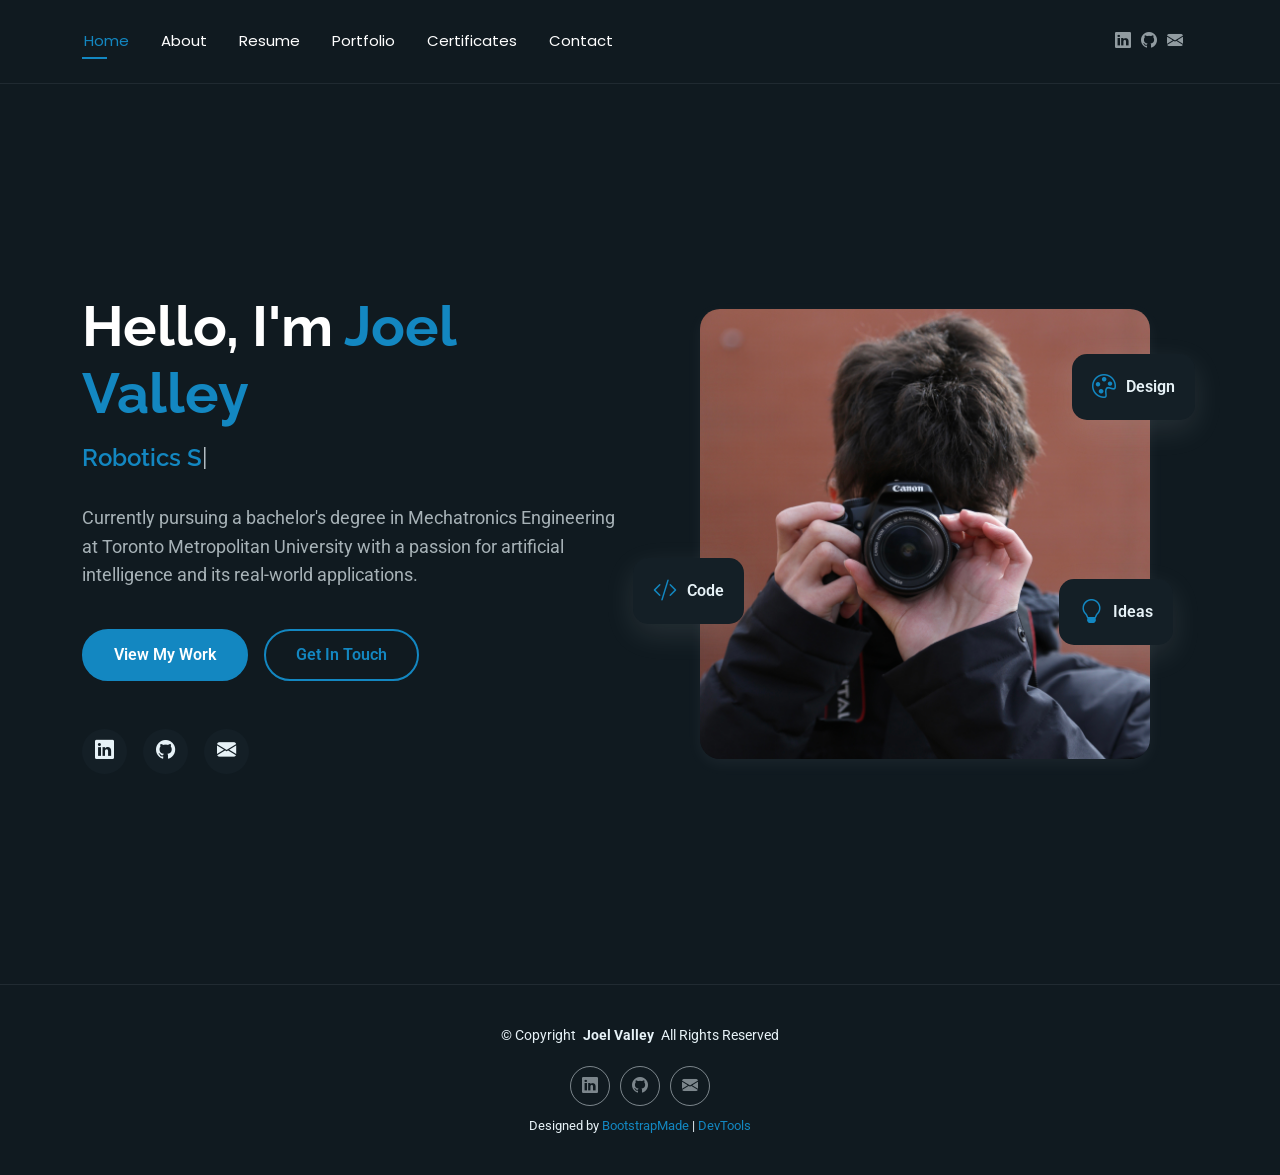
<file: index.html>
<!DOCTYPE html>
<html lang="en">

<head>
  <meta charset="utf-8">
  <meta content="width=device-width, initial-scale=1.0" name="viewport">
  <title>Joel Valley - Home</title>
  <meta name="description" content="">
  <meta name="keywords" content="">

  <!-- Favicons -->
  <link href="assets/img/logo.png" rel="icon">
  <link href="assets/img/logo.png" rel="apple-touch-icon">

  <!-- Fonts -->
  <link href="https://fonts.googleapis.com" rel="preconnect">
  <link href="https://fonts.gstatic.com" rel="preconnect" crossorigin>
  <link href="https://fonts.googleapis.com/css2?family=Roboto:ital,wght@0,100;0,300;0,400;0,500;0,700;0,900;1,100;1,300;1,400;1,500;1,700;1,900&family=Poppins:ital,wght@0,100;0,200;0,300;0,400;0,500;0,600;0,700;0,800;0,900;1,100;1,200;1,300;1,400;1,500;1,600;1,700;1,800;1,900&family=Raleway:ital,wght@0,100;0,200;0,300;0,400;0,500;0,600;0,700;0,800;0,900;1,100;1,200;1,300;1,400;1,500;1,600;1,700;1,800;1,900&display=swap" rel="stylesheet">

  <!-- Vendor CSS Files -->
  <link href="assets/vendor/bootstrap/css/bootstrap.min.css" rel="stylesheet">
  <link href="assets/vendor/bootstrap-icons/bootstrap-icons.css" rel="stylesheet">
  <link href="assets/vendor/aos/aos.css" rel="stylesheet">
  <link href="assets/vendor/swiper/swiper-bundle.min.css" rel="stylesheet">
  <link href="assets/vendor/glightbox/css/glightbox.min.css" rel="stylesheet">

  <!-- Main CSS File -->
  <link href="assets/css/main.css" rel="stylesheet">

  <!-- =======================================================
  * Template Name: FolioOne
  * Template URL: https://bootstrapmade.com/folioone-bootstrap-portfolio-website-template/
  * Updated: Aug 23 2025 with Bootstrap v5.3.7
  * Author: BootstrapMade.com
  * License: https://bootstrapmade.com/license/
  ======================================================== -->
</head>

<body class="index-page">

  <header id="header" class="header d-flex align-items-center light-background sticky-top">
    <div class="container position-relative d-flex align-items-center justify-content-between">

      <!-- <a href="index.html" class="logo d-flex align-items-center me-auto me-xl-0">
      <img src="assets/img/logo.png" alt="">
      <h1 class="sitename">FolioOne</h1> 
    </a> -->

      <nav id="navmenu" class="navmenu">
        <ul>
          <li><a href="index.html" class="active">Home</a></li>
          <li><a href="about.html">About</a></li>
          <li><a href="resume.html">Resume</a></li>
          <li><a href="portfolio.html">Portfolio</a></li>
          <li><a href="certificates.html">Certificates</a></li>
          <li><a href="contact.html">Contact</a></li>
        </ul>
        <i class="mobile-nav-toggle d-xl-none bi bi-list"></i>
      </nav>

      <div class="header-social-links">
        <a href="https://www.linkedin.com/in/joel-valley" class="linkedin" target="_blank" rel="noopener noreferrer" aria-label="LinkedIn"><i class="bi bi-linkedin"></i></a>
        <a href="https://github.com/joelvalley" class="github" target="_blank" rel="noopener noreferrer" aria-label="GitHub"><i class="bi bi-github"></i></a>
        <a href="mailto:jvalley@torontomu.ca" class="email" aria-label="Email Joel Valley"><i class="bi bi-envelope-fill"></i></a>
      </div>

    </div>
  </header>

  <main class="main">

    <!-- Hero Section -->
    <section id="hero" class="hero section">

      <div class="container" data-aos="fade-up" data-aos-delay="100">

        <div class="row gy-4 align-items-center">
          <div class="col-lg-6 order-2 order-lg-1">
            <div class="hero-content">
              <h1 data-aos="fade-up" data-aos-delay="200">Hello, I'm <span class="highlight">Joel Valley</span></h1>
              <h2 data-aos="fade-up" data-aos-delay="300"><span class="typed" data-typed-items="Robotics Student, AI Enthusiast, Video Editor, Photographer"></span></h2>
              <p data-aos="fade-up" data-aos-delay="400">Currently pursuing a bachelor's degree in Mechatronics Engineering at Toronto Metropolitan University with a passion for artificial intelligence and its real-world applications.</p>
              <div class="hero-actions" data-aos="fade-up" data-aos-delay="500">
                <a href="portfolio.html" class="btn btn-primary">View My Work</a>
                <a href="contact.html" class="btn btn-outline">Get In Touch</a>
              </div>
              <div class="social-links" data-aos="fade-up" data-aos-delay="600">
                <a href="https://www.linkedin.com/in/joel-valley" target="_blank" rel="noopener noreferrer" aria-label="LinkedIn"><i class="bi bi-linkedin"></i></a>
                <a href="https://github.com/joelvalley" target="_blank" rel="noopener noreferrer" aria-label="GitHub"><i class="bi bi-github"></i></a>
                <a href="mailto:jvalley@torontomu.ca" aria-label="Email Joel Valley"><i class="bi bi-envelope-fill"></i></a>
              </div>
            </div>
          </div>
          <div class="col-lg-6 order-1 order-lg-2">
            <div class="hero-image" data-aos="zoom-in" data-aos-delay="300">
              <div class="image-wrapper">
                <img src="assets/img/profile/profile-square-1.png" alt="Joel Valley" class="img-fluid">
                <div class="floating-elements">
                  <div class="floating-card design" data-aos="fade-left" data-aos-delay="700">
                    <i class="bi bi-palette"></i>
                    <span>Design</span>
                  </div>
                  <div class="floating-card code" data-aos="fade-right" data-aos-delay="800">
                    <i class="bi bi-code-slash"></i>
                    <span>Code</span>
                  </div>
                  <div class="floating-card creativity" data-aos="fade-up" data-aos-delay="900">
                    <i class="bi bi-lightbulb"></i>
                    <span>Ideas</span>
                  </div>
                </div>
              </div>
            </div>
          </div>
        </div>

      </div>

    </section><!-- /Hero Section -->

  </main>

  <footer id="footer" class="footer">

    <div class="container">
      <div class="copyright text-center ">
        <p>© <span>Copyright</span> <strong class="px-1 sitename">Joel Valley</strong> <span>All Rights Reserved<br></span></p>
      </div>
      <div class="social-links d-flex justify-content-center">
        <a href="https://www.linkedin.com/in/joel-valley" target="_blank" rel="noopener noreferrer" aria-label="LinkedIn"><i class="bi bi-linkedin"></i></a>
        <a href="https://github.com/joelvalley" target="_blank" rel="noopener noreferrer" aria-label="GitHub"><i class="bi bi-github"></i></a>
        <a href="mailto:jvalley@torontomu.ca" aria-label="Email Joel Valley"><i class="bi bi-envelope-fill"></i></a>
      </div>
      <div class="credits">
        <!-- All the links in the footer should remain intact. -->
        <!-- You can delete the links only if you've purchased the pro version. -->
        <!-- Licensing information: https://bootstrapmade.com/license/ -->
        <!-- Purchase the pro version with working PHP/AJAX contact form: [buy-url] -->
        Designed by <a href="https://bootstrapmade.com/">BootstrapMade</a> | <a href="https://bootstrapmade.com/tools/">DevTools</a>
      </div>
    </div>

  </footer>

  <!-- Scroll Top -->
  <a href="#" id="scroll-top" class="scroll-top d-flex align-items-center justify-content-center"><i class="bi bi-arrow-up-short"></i></a>

  <!-- Preloader -->
  <div id="preloader"></div>

  <!-- Vendor JS Files -->
  <script src="assets/vendor/bootstrap/js/bootstrap.bundle.min.js"></script>
  <script src="assets/vendor/php-email-form/validate.js"></script>
  <script src="assets/vendor/aos/aos.js"></script>
  <script src="assets/vendor/typed.js/typed.umd.js"></script>
  <script src="assets/vendor/waypoints/noframework.waypoints.js"></script>
  <script src="assets/vendor/purecounter/purecounter_vanilla.js"></script>
  <script src="assets/vendor/swiper/swiper-bundle.min.js"></script>
  <script src="assets/vendor/imagesloaded/imagesloaded.pkgd.min.js"></script>
  <script src="assets/vendor/isotope-layout/isotope.pkgd.min.js"></script>
  <script src="assets/vendor/glightbox/js/glightbox.min.js"></script>

  <!-- Main JS File -->
  <script src="assets/js/main.js"></script>

</body>

</html>
</file>
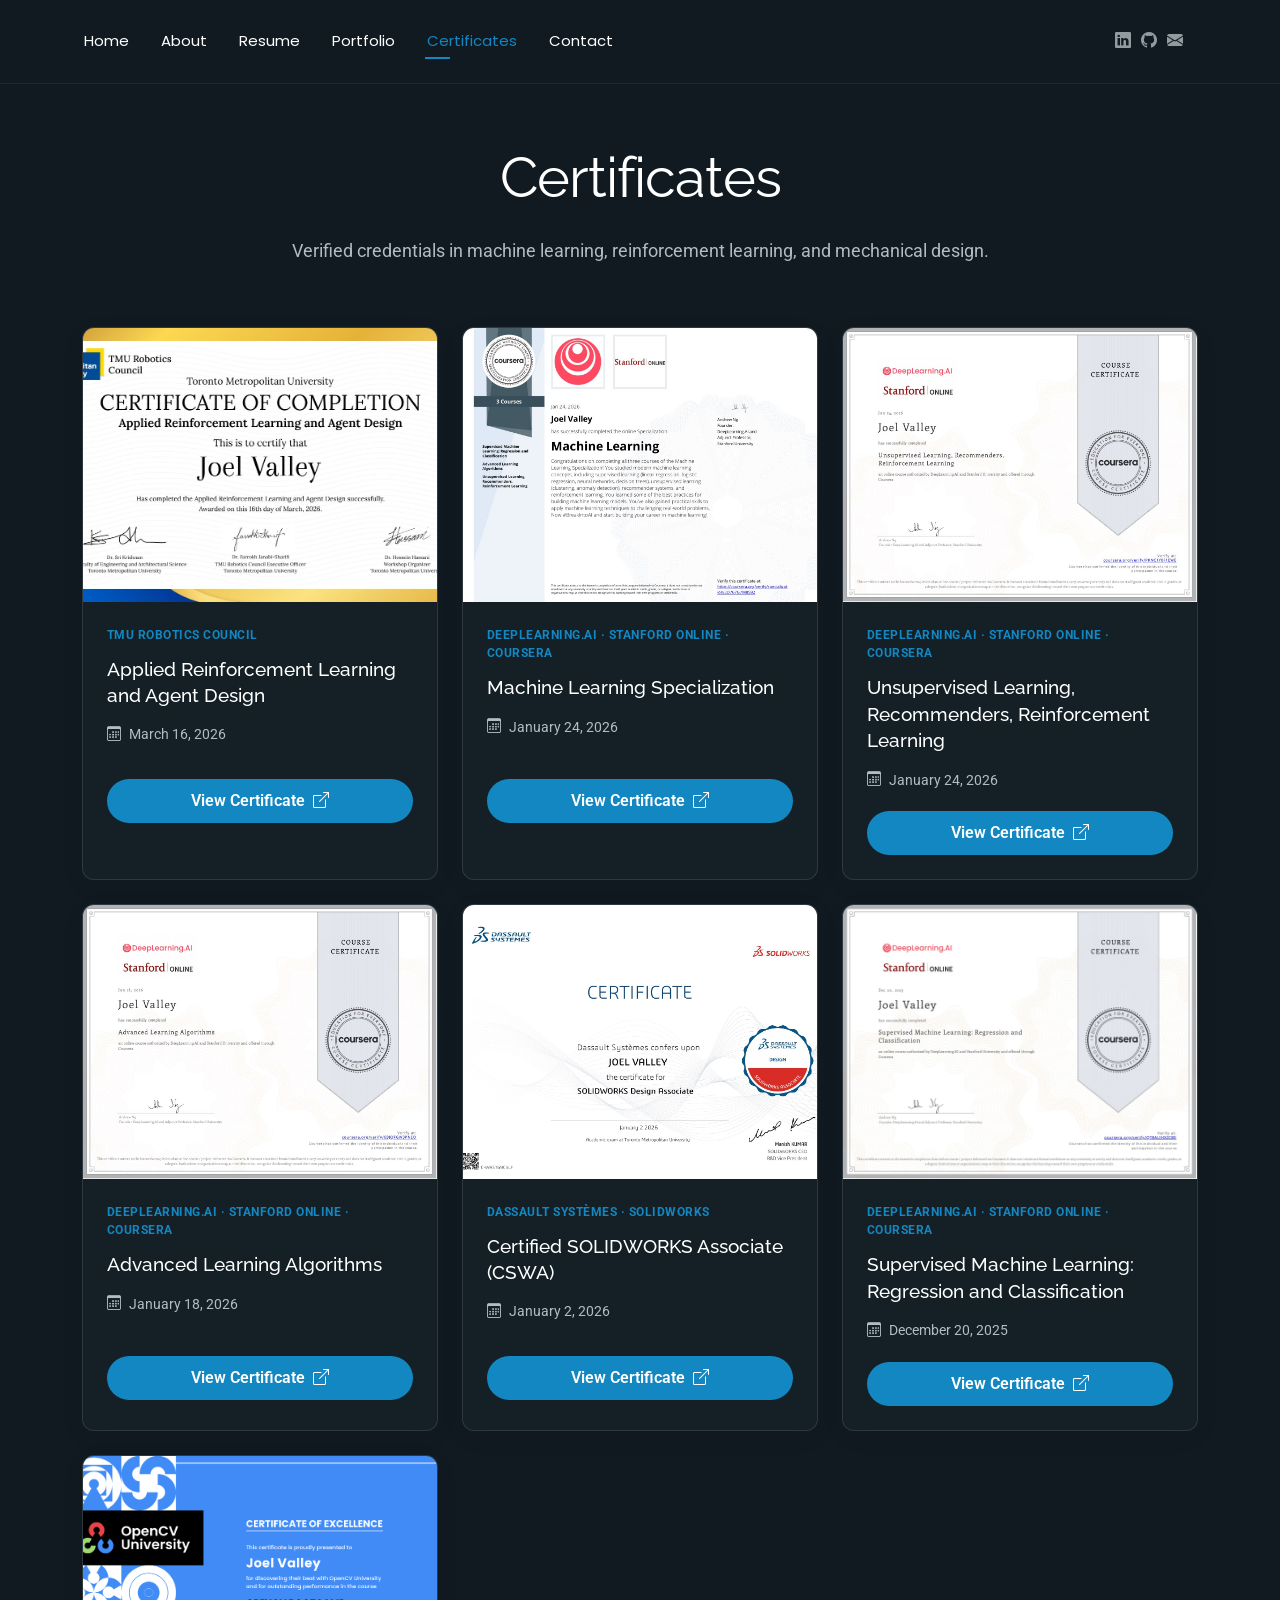
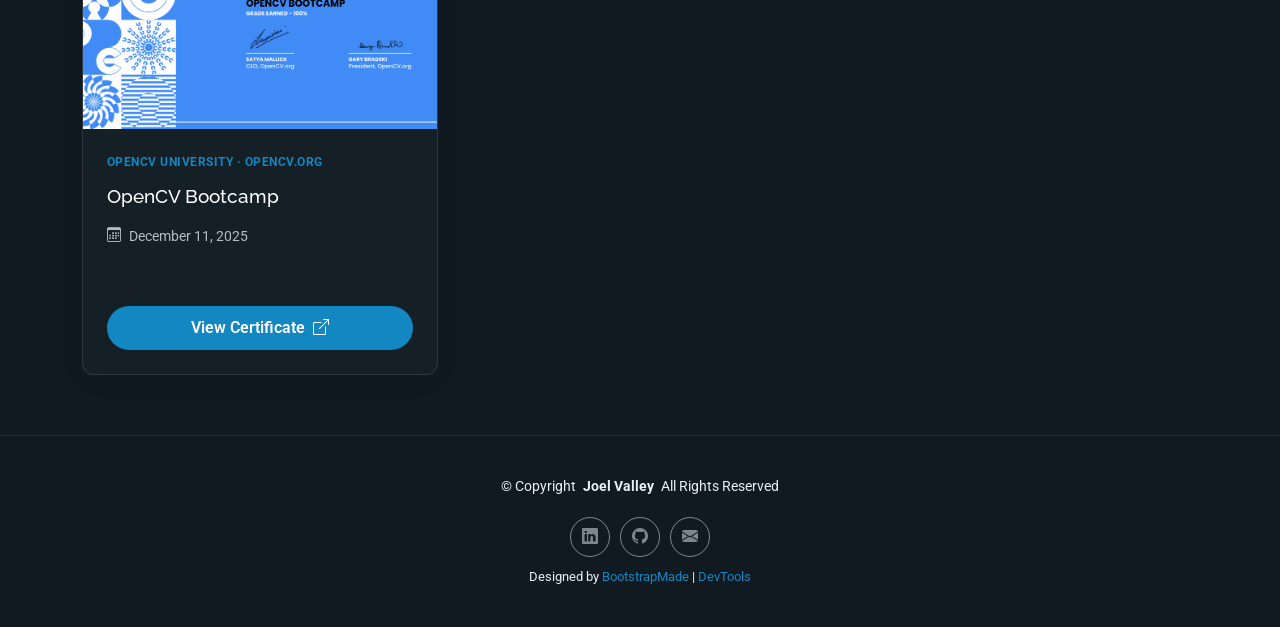
<file: certificates.html>
<!DOCTYPE html>
<html lang="en">

<head>
  <meta charset="utf-8">
  <meta content="width=device-width, initial-scale=1.0" name="viewport">
  <title>Joel Valley - Certificates</title>
  <meta name="description" content="Professional certificates and credentials earned by Joel Valley.">

  <link href="assets/img/logo.png" rel="icon">
  <link href="assets/img/logo.png" rel="apple-touch-icon">

  <link href="https://fonts.googleapis.com" rel="preconnect">
  <link href="https://fonts.gstatic.com" rel="preconnect" crossorigin>
  <link href="https://fonts.googleapis.com/css2?family=Roboto:wght@300;400;500;700&family=Poppins:wght@300;400;500;600;700&family=Raleway:wght@300;400;500;600;700&display=swap" rel="stylesheet">

  <link href="assets/vendor/bootstrap/css/bootstrap.min.css" rel="stylesheet">
  <link href="assets/vendor/bootstrap-icons/bootstrap-icons.css" rel="stylesheet">
  <link href="assets/vendor/aos/aos.css" rel="stylesheet">
  <link href="assets/vendor/swiper/swiper-bundle.min.css" rel="stylesheet">
  <link href="assets/vendor/glightbox/css/glightbox.min.css" rel="stylesheet">
  <link href="assets/css/main.css?v=20260715-1" rel="stylesheet">
</head>

<body class="certificates-page">

  <header id="header" class="header d-flex align-items-center light-background sticky-top">
    <div class="container position-relative d-flex align-items-center justify-content-between">
      <nav id="navmenu" class="navmenu">
        <ul>
          <li><a href="index.html">Home</a></li>
          <li><a href="about.html">About</a></li>
          <li><a href="resume.html">Resume</a></li>
          <li><a href="portfolio.html">Portfolio</a></li>
          <li><a href="certificates.html" class="active">Certificates</a></li>
          <li><a href="contact.html">Contact</a></li>
        </ul>
        <i class="mobile-nav-toggle d-xl-none bi bi-list"></i>
      </nav>

      <div class="header-social-links">
        <a href="https://www.linkedin.com/in/joel-valley" class="linkedin" target="_blank" rel="noopener noreferrer" aria-label="LinkedIn"><i class="bi bi-linkedin"></i></a>
        <a href="https://github.com/joelvalley" class="github" target="_blank" rel="noopener noreferrer" aria-label="GitHub"><i class="bi bi-github"></i></a>
        <a href="mailto:jvalley@torontomu.ca" class="email" aria-label="Email Joel Valley"><i class="bi bi-envelope-fill"></i></a>
      </div>
    </div>
  </header>

  <main class="main">
    <section id="certificates" class="certificates section">
      <div class="container section-title" data-aos="fade-up">
        <h2>Certificates</h2>
        <p>Verified credentials in machine learning, reinforcement learning, and mechanical design.</p>
      </div>

      <div class="container" data-aos="fade-up" data-aos-delay="100">
        <div class="row g-4">
          <div class="col-md-6 col-lg-4" data-aos="fade-up" data-aos-delay="100">
            <article class="certificate-card">
              <a href="assets/certificates/applied-reinforcement-learning.pdf" class="certificate-preview" target="_blank" rel="noopener noreferrer" aria-label="View Applied Reinforcement Learning and Agent Design certificate">
                <img src="assets/img/certificates/applied-reinforcement-learning.jpg" alt="Applied Reinforcement Learning and Agent Design certificate" class="img-fluid" width="792" height="612" loading="lazy">
              </a>
              <div class="certificate-content">
                <span class="certificate-issuer">TMU Robotics Council</span>
                <h3>Applied Reinforcement Learning and Agent Design</h3>
                <p><i class="bi bi-calendar3" aria-hidden="true"></i> March 16, 2026</p>
                <a href="assets/certificates/applied-reinforcement-learning.pdf" class="certificate-link" target="_blank" rel="noopener noreferrer">View Certificate <i class="bi bi-box-arrow-up-right" aria-hidden="true"></i></a>
              </div>
            </article>
          </div>

          <div class="col-md-6 col-lg-4" data-aos="fade-up" data-aos-delay="150">
            <article class="certificate-card">
              <a href="assets/certificates/machine-learning-specialization.pdf" class="certificate-preview" target="_blank" rel="noopener noreferrer" aria-label="View Machine Learning Specialization certificate">
                <img src="assets/img/certificates/machine-learning-specialization.jpg" alt="Machine Learning Specialization certificate" class="img-fluid" width="792" height="612" loading="lazy">
              </a>
              <div class="certificate-content">
                <span class="certificate-issuer">DeepLearning.AI · Stanford Online · Coursera</span>
                <h3>Machine Learning Specialization</h3>
                <p><i class="bi bi-calendar3" aria-hidden="true"></i> January 24, 2026</p>
                <a href="assets/certificates/machine-learning-specialization.pdf" class="certificate-link" target="_blank" rel="noopener noreferrer">View Certificate <i class="bi bi-box-arrow-up-right" aria-hidden="true"></i></a>
              </div>
            </article>
          </div>

          <div class="col-md-6 col-lg-4" data-aos="fade-up" data-aos-delay="200">
            <article class="certificate-card">
              <a href="assets/certificates/unsupervised-learning-recommenders-reinforcement-learning.pdf" class="certificate-preview" target="_blank" rel="noopener noreferrer" aria-label="View Unsupervised Learning, Recommenders, Reinforcement Learning certificate">
                <img src="assets/img/certificates/unsupervised-learning-recommenders-reinforcement-learning.jpg" alt="Unsupervised Learning, Recommenders, Reinforcement Learning certificate" class="img-fluid" width="792" height="612" loading="lazy">
              </a>
              <div class="certificate-content">
                <span class="certificate-issuer">DeepLearning.AI · Stanford Online · Coursera</span>
                <h3>Unsupervised Learning, Recommenders, Reinforcement Learning</h3>
                <p><i class="bi bi-calendar3" aria-hidden="true"></i> January 24, 2026</p>
                <a href="assets/certificates/unsupervised-learning-recommenders-reinforcement-learning.pdf" class="certificate-link" target="_blank" rel="noopener noreferrer">View Certificate <i class="bi bi-box-arrow-up-right" aria-hidden="true"></i></a>
              </div>
            </article>
          </div>

          <div class="col-md-6 col-lg-4" data-aos="fade-up" data-aos-delay="100">
            <article class="certificate-card">
              <a href="assets/certificates/advanced-learning-algorithms.pdf" class="certificate-preview" target="_blank" rel="noopener noreferrer" aria-label="View Advanced Learning Algorithms certificate">
                <img src="assets/img/certificates/advanced-learning-algorithms.jpg" alt="Advanced Learning Algorithms certificate" class="img-fluid" width="792" height="612" loading="lazy">
              </a>
              <div class="certificate-content">
                <span class="certificate-issuer">DeepLearning.AI · Stanford Online · Coursera</span>
                <h3>Advanced Learning Algorithms</h3>
                <p><i class="bi bi-calendar3" aria-hidden="true"></i> January 18, 2026</p>
                <a href="assets/certificates/advanced-learning-algorithms.pdf" class="certificate-link" target="_blank" rel="noopener noreferrer">View Certificate <i class="bi bi-box-arrow-up-right" aria-hidden="true"></i></a>
              </div>
            </article>
          </div>

          <div class="col-md-6 col-lg-4" data-aos="fade-up" data-aos-delay="150">
            <article class="certificate-card">
              <a href="assets/certificates/solidworks-cswa.pdf" class="certificate-preview" target="_blank" rel="noopener noreferrer" aria-label="View SOLIDWORKS Design Associate certificate">
                <img src="assets/img/certificates/solidworks-cswa.jpg" alt="SOLIDWORKS Design Associate certificate" class="img-fluid" width="792" height="612" loading="lazy">
              </a>
              <div class="certificate-content">
                <span class="certificate-issuer">Dassault Systèmes · SOLIDWORKS</span>
                <h3>Certified SOLIDWORKS Associate (CSWA)</h3>
                <p><i class="bi bi-calendar3" aria-hidden="true"></i> January 2, 2026</p>
                <a href="assets/certificates/solidworks-cswa.pdf" class="certificate-link" target="_blank" rel="noopener noreferrer">View Certificate <i class="bi bi-box-arrow-up-right" aria-hidden="true"></i></a>
              </div>
            </article>
          </div>

          <div class="col-md-6 col-lg-4" data-aos="fade-up" data-aos-delay="200">
            <article class="certificate-card">
              <a href="assets/certificates/supervised-machine-learning.pdf" class="certificate-preview" target="_blank" rel="noopener noreferrer" aria-label="View Supervised Machine Learning certificate">
                <img src="assets/img/certificates/supervised-machine-learning.jpg" alt="Supervised Machine Learning: Regression and Classification certificate" class="img-fluid" width="792" height="612" loading="lazy">
              </a>
              <div class="certificate-content">
                <span class="certificate-issuer">DeepLearning.AI · Stanford Online · Coursera</span>
                <h3>Supervised Machine Learning: Regression and Classification</h3>
                <p><i class="bi bi-calendar3" aria-hidden="true"></i> December 20, 2025</p>
                <a href="assets/certificates/supervised-machine-learning.pdf" class="certificate-link" target="_blank" rel="noopener noreferrer">View Certificate <i class="bi bi-box-arrow-up-right" aria-hidden="true"></i></a>
              </div>
            </article>
          </div>

          <div class="col-md-6 col-lg-4" data-aos="fade-up" data-aos-delay="100">
            <article class="certificate-card">
              <a href="https://courses.opencv.org/certificates/185fc58955934ff18de689ce66f01287" class="certificate-preview" target="_blank" rel="noopener noreferrer" aria-label="View OpenCV Bootcamp certificate">
                <img src="assets/img/certificates/opencv-bootcamp.png" alt="OpenCV Bootcamp Certificate of Excellence awarded to Joel Valley" class="img-fluid" width="1904" height="1346" loading="lazy">
              </a>
              <div class="certificate-content">
                <span class="certificate-issuer">OpenCV University · OpenCV.org</span>
                <h3>OpenCV Bootcamp</h3>
                <p><i class="bi bi-calendar3" aria-hidden="true"></i> December 11, 2025</p>
                <a href="https://courses.opencv.org/certificates/185fc58955934ff18de689ce66f01287" class="certificate-link" target="_blank" rel="noopener noreferrer">View Certificate <i class="bi bi-box-arrow-up-right" aria-hidden="true"></i></a>
              </div>
            </article>
          </div>
        </div>
      </div>
    </section>
  </main>

  <footer id="footer" class="footer">
    <div class="container">
      <div class="copyright text-center">
        <p>© <span>Copyright</span> <strong class="px-1 sitename">Joel Valley</strong> <span>All Rights Reserved<br></span></p>
      </div>
      <div class="social-links d-flex justify-content-center">
        <a href="https://www.linkedin.com/in/joel-valley" target="_blank" rel="noopener noreferrer" aria-label="LinkedIn"><i class="bi bi-linkedin"></i></a>
        <a href="https://github.com/joelvalley" target="_blank" rel="noopener noreferrer" aria-label="GitHub"><i class="bi bi-github"></i></a>
        <a href="mailto:jvalley@torontomu.ca" aria-label="Email Joel Valley"><i class="bi bi-envelope-fill"></i></a>
      </div>
      <div class="credits">
        Designed by <a href="https://bootstrapmade.com/">BootstrapMade</a> | <a href="https://bootstrapmade.com/tools/">DevTools</a>
      </div>
    </div>
  </footer>

  <a href="#" id="scroll-top" class="scroll-top d-flex align-items-center justify-content-center" aria-label="Back to top"><i class="bi bi-arrow-up-short"></i></a>
  <div id="preloader"></div>

  <script src="assets/vendor/bootstrap/js/bootstrap.bundle.min.js"></script>
  <script src="assets/vendor/aos/aos.js"></script>
  <script src="assets/vendor/typed.js/typed.umd.js"></script>
  <script src="assets/vendor/waypoints/noframework.waypoints.js"></script>
  <script src="assets/vendor/purecounter/purecounter_vanilla.js"></script>
  <script src="assets/vendor/swiper/swiper-bundle.min.js"></script>
  <script src="assets/vendor/imagesloaded/imagesloaded.pkgd.min.js"></script>
  <script src="assets/vendor/isotope-layout/isotope.pkgd.min.js"></script>
  <script src="assets/vendor/glightbox/js/glightbox.min.js"></script>
  <script src="assets/js/main.js"></script>
</body>

</html>
</file>
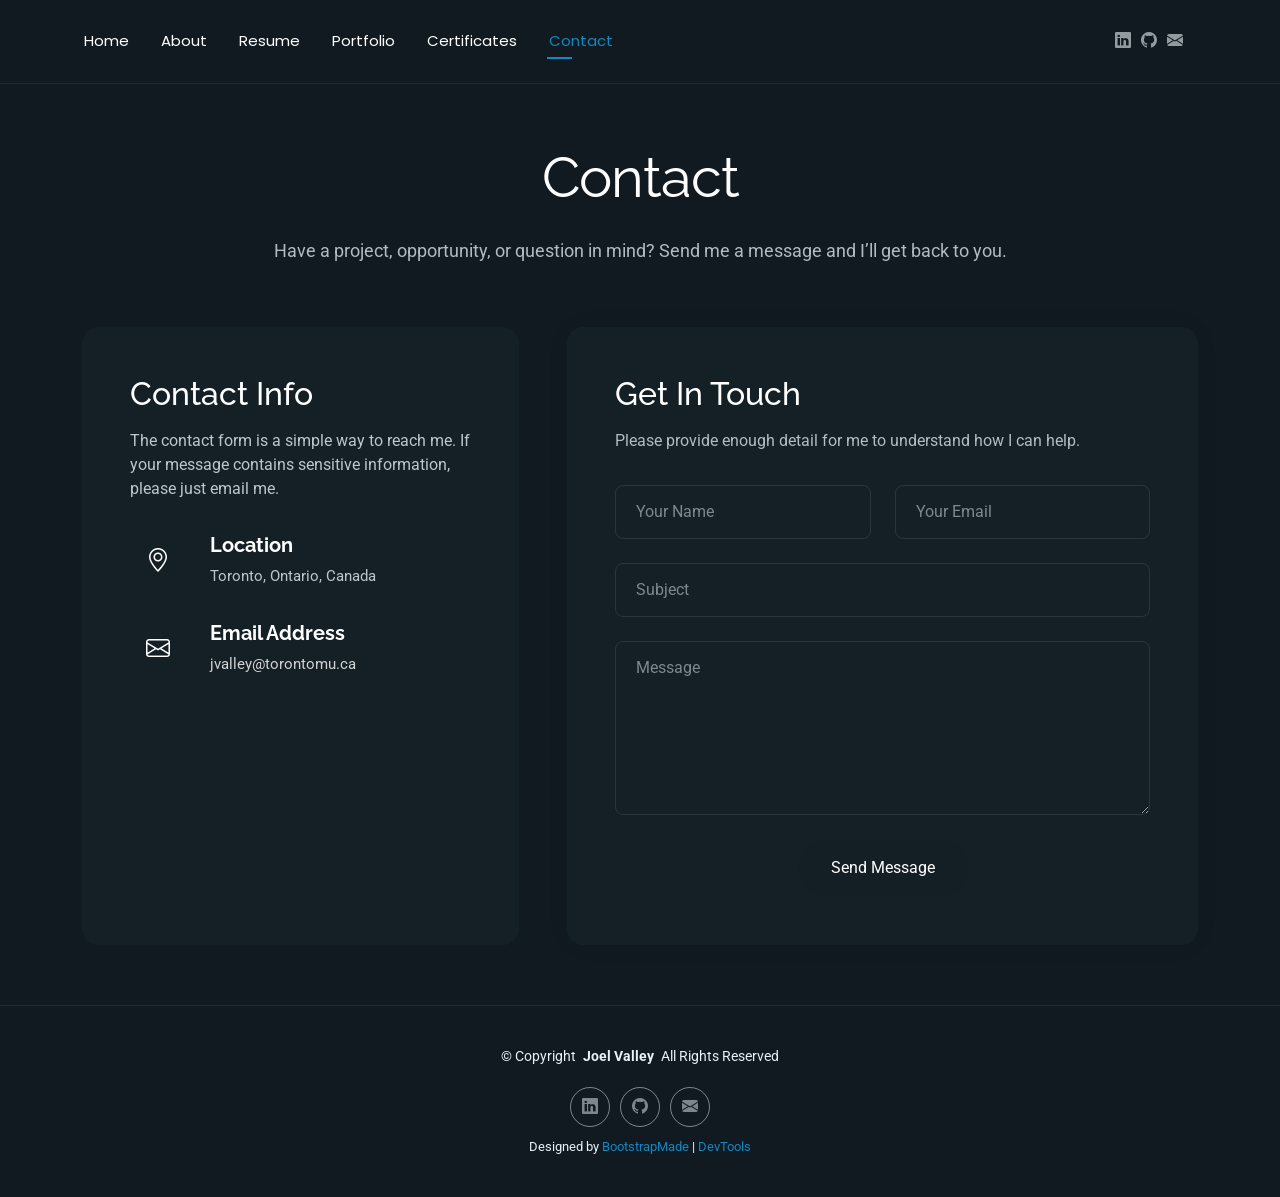
<file: contact.html>
<!DOCTYPE html>
<html lang="en">

<head>
  <meta charset="utf-8">
  <meta content="width=device-width, initial-scale=1.0" name="viewport">
  <title>Joel Valley - Contact</title>
  <meta name="description" content="">
  <meta name="keywords" content="">
  <meta name="referrer" content="strict-origin-when-cross-origin">

  <!-- Favicons -->
  <link href="assets/img/logo.png" rel="icon">
  <link href="assets/img/logo.png" rel="apple-touch-icon">

  <!-- Fonts -->
  <link href="https://fonts.googleapis.com" rel="preconnect">
  <link href="https://fonts.gstatic.com" rel="preconnect" crossorigin>
  <link href="https://fonts.googleapis.com/css2?family=Roboto:ital,wght@0,100;0,300;0,400;0,500;0,700;0,900;1,100;1,300;1,400;1,500;1,700;1,900&family=Poppins:ital,wght@0,100;0,200;0,300;0,400;0,500;0,600;0,700;0,800;0,900;1,100;1,200;1,300;1,400;1,500;1,600;1,700;1,800;1,900&family=Raleway:ital,wght@0,100;0,200;0,300;0,400;0,500;0,600;0,700;0,800;0,900;1,100;1,200;1,300;1,400;1,500;1,600;1,700;1,800;1,900&display=swap" rel="stylesheet">

  <!-- Vendor CSS Files -->
  <link href="assets/vendor/bootstrap/css/bootstrap.min.css" rel="stylesheet">
  <link href="assets/vendor/bootstrap-icons/bootstrap-icons.css" rel="stylesheet">
  <link href="assets/vendor/aos/aos.css" rel="stylesheet">
  <link href="assets/vendor/swiper/swiper-bundle.min.css" rel="stylesheet">
  <link href="assets/vendor/glightbox/css/glightbox.min.css" rel="stylesheet">

  <!-- Main CSS File -->
  <link href="assets/css/main.css" rel="stylesheet">

  <!-- =======================================================
  * Template Name: FolioOne
  * Template URL: https://bootstrapmade.com/folioone-bootstrap-portfolio-website-template/
  * Updated: Aug 23 2025 with Bootstrap v5.3.7
  * Author: BootstrapMade.com
  * License: https://bootstrapmade.com/license/
  ======================================================== -->
</head>

<body class="contact-page">

  <header id="header" class="header d-flex align-items-center light-background sticky-top">
    <div class="container position-relative d-flex align-items-center justify-content-between">

      <!-- <a href="index.html" class="logo d-flex align-items-center me-auto me-xl-0">
      <img src="assets/img/logo.png" alt="">
      <h1 class="sitename">FolioOne</h1> 
    </a> -->

      <nav id="navmenu" class="navmenu">
        <ul>
          <li><a href="index.html">Home</a></li>
          <li><a href="about.html">About</a></li>
          <li><a href="resume.html">Resume</a></li>
          <li><a href="portfolio.html">Portfolio</a></li>
          <li><a href="certificates.html">Certificates</a></li>
          <li><a href="contact.html" class="active">Contact</a></li>
        </ul>
        <i class="mobile-nav-toggle d-xl-none bi bi-list"></i>
      </nav>

      <div class="header-social-links">
        <a href="https://www.linkedin.com/in/joel-valley" class="linkedin" target="_blank" rel="noopener noreferrer" aria-label="LinkedIn"><i class="bi bi-linkedin"></i></a>
        <a href="https://github.com/joelvalley" class="github" target="_blank" rel="noopener noreferrer" aria-label="GitHub"><i class="bi bi-github"></i></a>
        <a href="mailto:jvalley@torontomu.ca" class="email" aria-label="Email Joel Valley"><i class="bi bi-envelope-fill"></i></a>
      </div>

    </div>
  </header>

  <main class="main">

    <!-- Contact Section -->
    <section id="contact" class="contact section">

      <!-- Section Title -->
      <div class="container section-title" data-aos="fade-up">
        <h2>Contact</h2>
        <p>Have a project, opportunity, or question in mind? Send me a message and I’ll get back to you.</p>
      </div><!-- End Section Title -->

      <div class="container" data-aos="fade-up" data-aos-delay="100">

        <div class="row g-4 g-lg-5">
          <div class="col-lg-5">
            <div class="info-box" data-aos="fade-up" data-aos-delay="200">
              <h3>Contact Info</h3>
              <p>The contact form is a simple way to reach me. If your message contains sensitive information, please just email me.</p>

              <div class="info-item" data-aos="fade-up" data-aos-delay="300">
                <div class="icon-box">
                  <i class="bi bi-geo-alt"></i>
                </div>
                <div class="content">
                  <h4>Location</h4>
                  <p>Toronto, Ontario, Canada</p>
                </div>
              </div>

              <div class="info-item" data-aos="fade-up" data-aos-delay="500">
                <div class="icon-box">
                  <i class="bi bi-envelope"></i>
                </div>
                <div class="content">
                  <h4>Email Address</h4>
                  <p><a href="mailto:jvalley@torontomu.ca">jvalley@torontomu.ca</a></p>
                </div>
              </div>
            </div>
          </div>

          <div class="col-lg-7">
            <div class="contact-form" data-aos="fade-up" data-aos-delay="300">
              <h3>Get In Touch</h3>
              <p>Please provide enough detail for me to understand how I can help.</p>

              <form action="https://formsubmit.co/ajax/jvalley@torontomu.ca" method="post" class="php-email-form secure-contact-form" data-aos="fade-up" data-aos-delay="200" accept-charset="UTF-8">
                <input type="hidden" name="_subject" value="New portfolio contact message">
                <input type="hidden" name="_template" value="table">
                <input type="hidden" name="_captcha" value="true">
                <div class="visually-hidden" aria-hidden="true">
                  <label for="contact-website">Leave this field empty</label>
                  <input id="contact-website" type="text" name="_honey" tabindex="-1" autocomplete="off">
                </div>
                <div class="row gy-4">

                  <div class="col-md-6">
                    <label class="visually-hidden" for="contact-name">Your Name</label>
                    <input id="contact-name" type="text" name="name" class="form-control" placeholder="Your Name" minlength="2" maxlength="100" autocomplete="name" required>
                  </div>

                  <div class="col-md-6 ">
                    <label class="visually-hidden" for="contact-email">Your Email</label>
                    <input id="contact-email" type="email" class="form-control" name="email" placeholder="Your Email" maxlength="254" autocomplete="email" required>
                  </div>

                  <div class="col-12">
                    <label class="visually-hidden" for="contact-subject">Subject</label>
                    <input id="contact-subject" type="text" class="form-control" name="subject" placeholder="Subject" minlength="3" maxlength="150" required>
                  </div>

                  <div class="col-12">
                    <label class="visually-hidden" for="contact-message">Message</label>
                    <textarea id="contact-message" class="form-control" name="message" rows="6" placeholder="Message" minlength="10" maxlength="5000" required></textarea>
                  </div>

                  <div class="col-12 text-center">
                    <div class="loading" role="status">Sending…</div>
                    <div class="error-message" role="alert"></div>
                    <div class="sent-message" role="status">Your message has been sent. Thank you!</div>

                    <button type="submit" class="btn">Send Message</button>
                  </div>

                </div>
              </form>

            </div>
          </div>

        </div>

      </div>

    </section><!-- /Contact Section -->

  </main>

  <footer id="footer" class="footer">

    <div class="container">
      <div class="copyright text-center ">
        <p>© <span>Copyright</span> <strong class="px-1 sitename">Joel Valley</strong> <span>All Rights Reserved<br></span></p>
      </div>
      <div class="social-links d-flex justify-content-center">
        <a href="https://www.linkedin.com/in/joel-valley" target="_blank" rel="noopener noreferrer" aria-label="LinkedIn"><i class="bi bi-linkedin"></i></a>
        <a href="https://github.com/joelvalley" target="_blank" rel="noopener noreferrer" aria-label="GitHub"><i class="bi bi-github"></i></a>
        <a href="mailto:jvalley@torontomu.ca" aria-label="Email Joel Valley"><i class="bi bi-envelope-fill"></i></a>
      </div>
      <div class="credits">
        <!-- All the links in the footer should remain intact. -->
        <!-- You can delete the links only if you've purchased the pro version. -->
        <!-- Licensing information: https://bootstrapmade.com/license/ -->
        <!-- Purchase the pro version with working PHP/AJAX contact form: [buy-url] -->
        Designed by <a href="https://bootstrapmade.com/">BootstrapMade</a> | <a href="https://bootstrapmade.com/tools/">DevTools</a>
      </div>
    </div>

  </footer>

  <!-- Scroll Top -->
  <a href="#" id="scroll-top" class="scroll-top d-flex align-items-center justify-content-center"><i class="bi bi-arrow-up-short"></i></a>

  <!-- Preloader -->
  <div id="preloader"></div>

  <!-- Vendor JS Files -->
  <script src="assets/vendor/bootstrap/js/bootstrap.bundle.min.js"></script>
  <script src="assets/vendor/aos/aos.js"></script>
  <script src="assets/vendor/typed.js/typed.umd.js"></script>
  <script src="assets/vendor/waypoints/noframework.waypoints.js"></script>
  <script src="assets/vendor/purecounter/purecounter_vanilla.js"></script>
  <script src="assets/vendor/swiper/swiper-bundle.min.js"></script>
  <script src="assets/vendor/imagesloaded/imagesloaded.pkgd.min.js"></script>
  <script src="assets/vendor/isotope-layout/isotope.pkgd.min.js"></script>
  <script src="assets/vendor/glightbox/js/glightbox.min.js"></script>

  <!-- Main JS File -->
  <script src="assets/js/main.js"></script>
  <script src="assets/js/contact.js"></script>

</body>

</html>
</file>
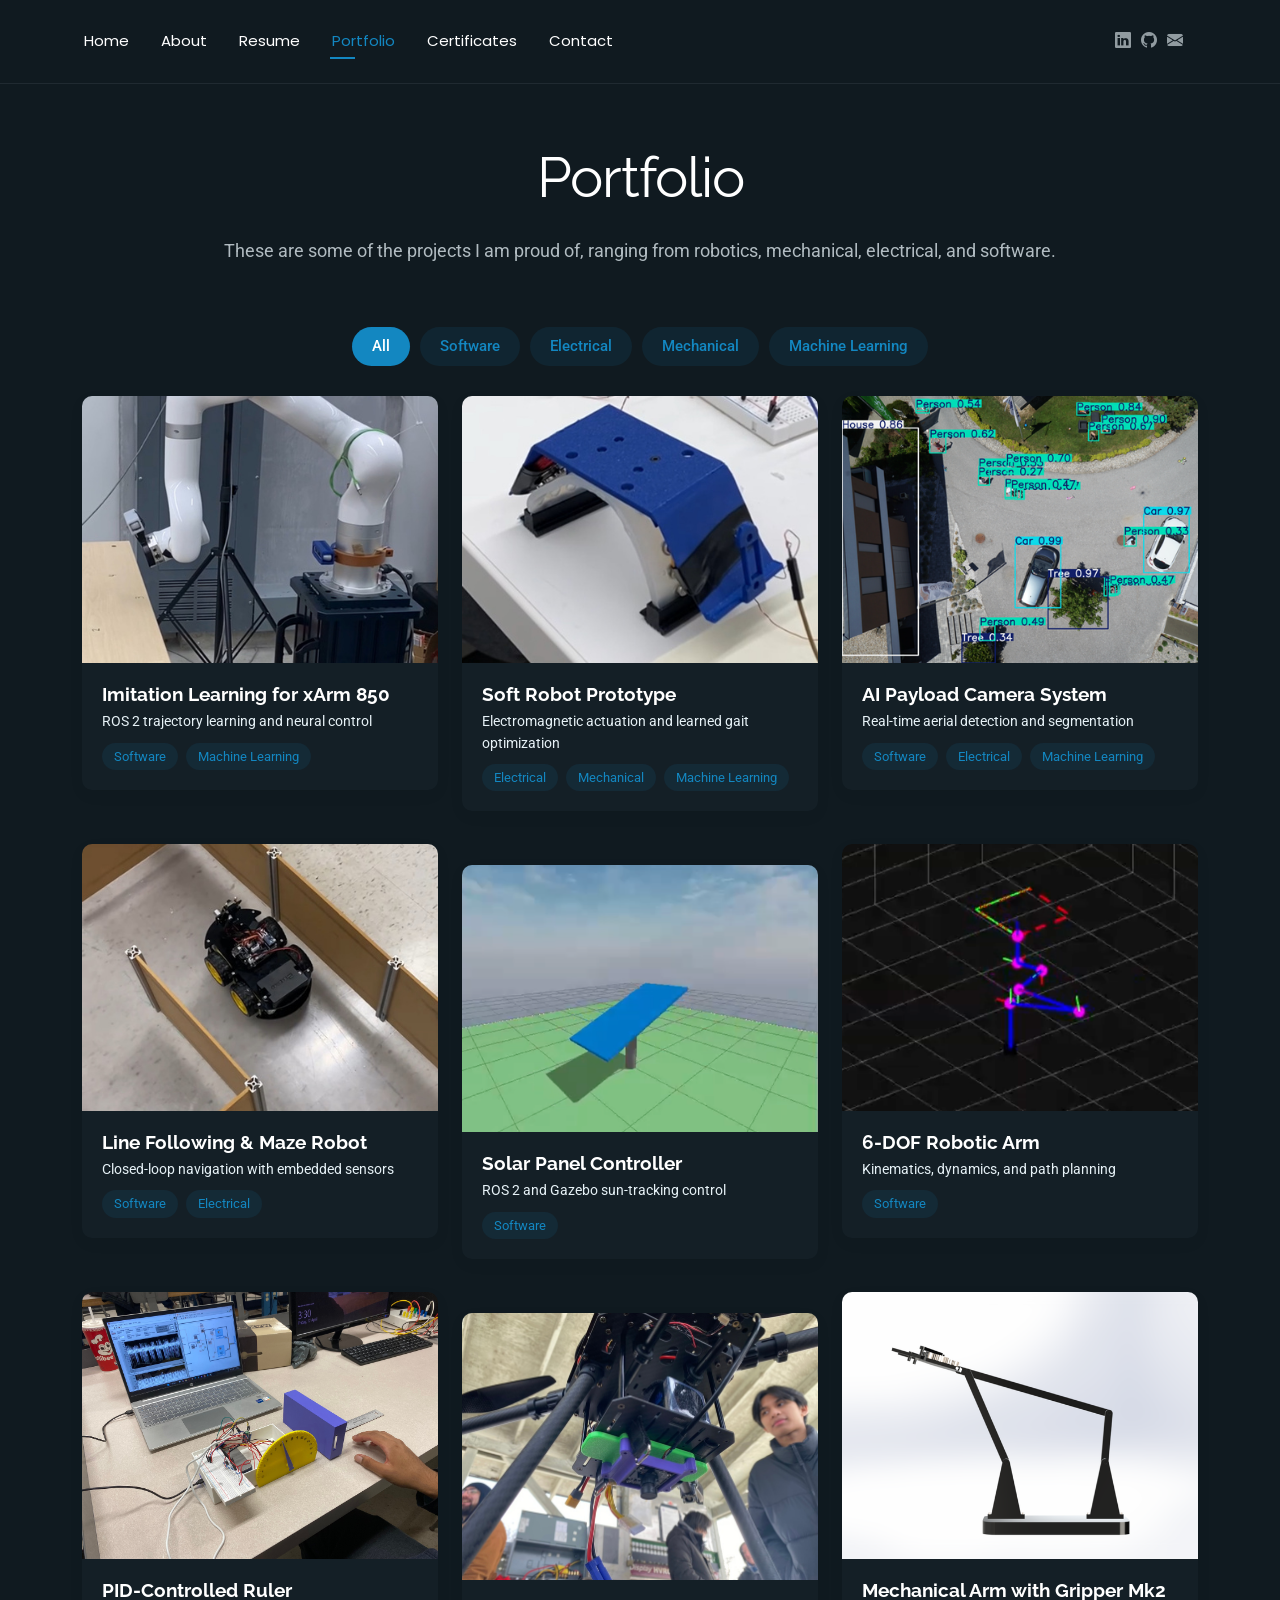
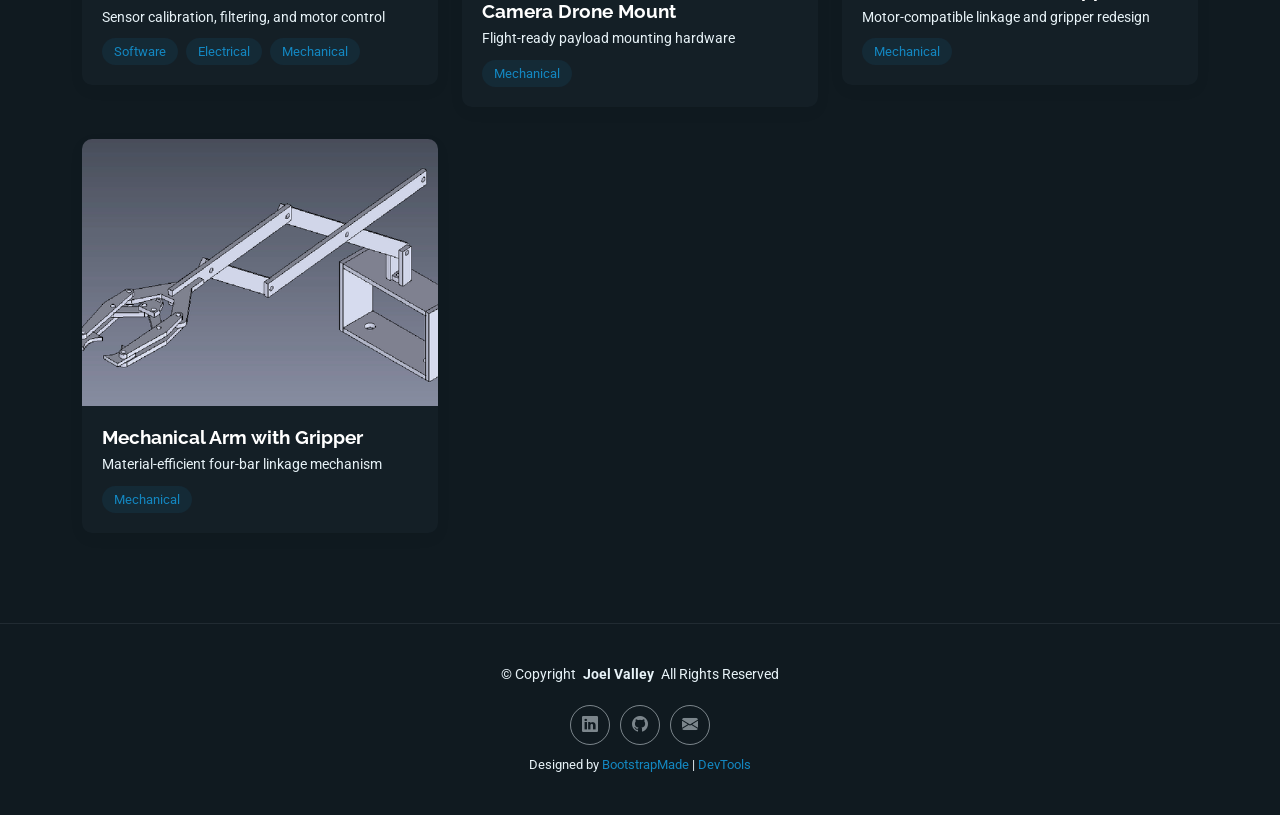
<file: portfolio.html>
<!DOCTYPE html>
<html lang="en">

<head>
  <meta charset="utf-8">
  <meta content="width=device-width, initial-scale=1.0" name="viewport">
  <title>Joel Valley - Portfolio</title>
  <meta name="description" content="">
  <meta name="keywords" content="">

  <!-- Favicons -->
  <link href="assets/img/logo.png" rel="icon">
  <link href="assets/img/logo.png" rel="apple-touch-icon">

  <!-- Fonts -->
  <link href="https://fonts.googleapis.com" rel="preconnect">
  <link href="https://fonts.gstatic.com" rel="preconnect" crossorigin>
  <link href="https://fonts.googleapis.com/css2?family=Roboto:ital,wght@0,100;0,300;0,400;0,500;0,700;0,900;1,100;1,300;1,400;1,500;1,700;1,900&family=Poppins:ital,wght@0,100;0,200;0,300;0,400;0,500;0,600;0,700;0,800;0,900;1,100;1,200;1,300;1,400;1,500;1,600;1,700;1,800;1,900&family=Raleway:ital,wght@0,100;0,200;0,300;0,400;0,500;0,600;0,700;0,800;0,900;1,100;1,200;1,300;1,400;1,500;1,600;1,700;1,800;1,900&display=swap" rel="stylesheet">

  <!-- Vendor CSS Files -->
  <link href="assets/vendor/bootstrap/css/bootstrap.min.css" rel="stylesheet">
  <link href="assets/vendor/bootstrap-icons/bootstrap-icons.css" rel="stylesheet">
  <link href="assets/vendor/aos/aos.css" rel="stylesheet">
  <link href="assets/vendor/swiper/swiper-bundle.min.css" rel="stylesheet">

  <!-- Main CSS File -->
  <link href="assets/css/main.css" rel="stylesheet">

  <!-- =======================================================
  * Template Name: FolioOne
  * Template URL: https://bootstrapmade.com/folioone-bootstrap-portfolio-website-template/
  * Updated: Aug 23 2025 with Bootstrap v5.3.7
  * Author: BootstrapMade.com
  * License: https://bootstrapmade.com/license/
  ======================================================== -->
</head>

<body class="portfolio-page">

  <header id="header" class="header d-flex align-items-center light-background sticky-top">
    <div class="container position-relative d-flex align-items-center justify-content-between">

      <!-- <a href="index.html" class="logo d-flex align-items-center me-auto me-xl-0">
      <img src="assets/img/logo.png" alt="">
      <h1 class="sitename">FolioOne</h1> 
    </a> -->

      <nav id="navmenu" class="navmenu">
        <ul>
          <li><a href="index.html">Home</a></li>
          <li><a href="about.html">About</a></li>
          <li><a href="resume.html">Resume</a></li>
          <li><a href="portfolio.html" class="active">Portfolio</a></li>
          <li><a href="certificates.html">Certificates</a></li>
          <li><a href="contact.html">Contact</a></li>
        </ul>
        <i class="mobile-nav-toggle d-xl-none bi bi-list"></i>
      </nav>

      <div class="header-social-links">
        <a href="https://www.linkedin.com/in/joel-valley" class="linkedin" target="_blank" rel="noopener noreferrer" aria-label="LinkedIn"><i class="bi bi-linkedin"></i></a>
        <a href="https://github.com/joelvalley" class="github" target="_blank" rel="noopener noreferrer" aria-label="GitHub"><i class="bi bi-github"></i></a>
        <a href="mailto:jvalley@torontomu.ca" class="email" aria-label="Email Joel Valley"><i class="bi bi-envelope-fill"></i></a>
      </div>

    </div>
  </header>

  <main class="main">

    <!-- Portfolio Section -->
    <section id="portfolio" class="portfolio section">

      <!-- Section Title -->
      <div class="container section-title" data-aos="fade-up">
        <h2>Portfolio</h2>
        <p>These are some of the projects I am proud of, ranging from robotics, mechanical, electrical, and software.</p>
      </div><!-- End Section Title -->

      <div class="container" data-aos="fade-up" data-aos-delay="100">

        <div class="isotope-layout" data-default-filter="*" data-layout="masonry" data-sort="priority">
          <ul class="portfolio-filters isotope-filters" data-aos="fade-up" data-aos-delay="200">
            <li data-filter="*" class="filter-active">All</li>
            <li data-filter=".filter-software">Software</li>
            <li data-filter=".filter-electrical">Electrical</li>
            <li data-filter=".filter-mechanical">Mechanical</li>
            <li data-filter=".filter-machine-learning">Machine Learning</li>
          </ul><!-- End Portfolio Filters -->

          <div class="row gy-4 isotope-container" data-aos="fade-up" data-aos-delay="300">
            <div class="col-lg-4 col-md-6 portfolio-item isotope-item filter-electrical filter-mechanical filter-machine-learning" data-priority="2">
              <div class="portfolio-card">
                <div class="portfolio-img">
                  <a href="project.html?project=soft-robot-prototype" class="portfolio-img-link">
                    <img src="assets/img/portfolio/projects/soft-robot-prototype.jpg" alt="Untethered soft robot prototype" class="img-fluid" loading="lazy">
                    <div class="portfolio-overlay">
                      <span class="portfolio-view-icon"><i class="bi bi-arrow-up-right"></i></span>
                    </div>
                  </a>
                </div>
                <div class="portfolio-info">
                  <h4>Soft Robot Prototype</h4>
                  <p>Electromagnetic actuation and learned gait optimization</p>
                  <div class="portfolio-tags">
                    <span>Electrical</span><span>Mechanical</span><span>Machine Learning</span>
                  </div>
                </div>
              </div>
            </div>

            <div class="col-lg-4 col-md-6 portfolio-item isotope-item filter-mechanical" data-priority="10">
              <div class="portfolio-card">
                <div class="portfolio-img">
                  <a href="project.html?project=mechanical-arm-gripper" class="portfolio-img-link">
                    <img src="assets/img/portfolio/projects/mechanical-arm-gripper.png" alt="CAD model of a mechanical arm with gripper" class="img-fluid" loading="lazy">
                    <div class="portfolio-overlay">
                      <span class="portfolio-view-icon"><i class="bi bi-arrow-up-right"></i></span>
                    </div>
                  </a>
                </div>
                <div class="portfolio-info">
                  <h4>Mechanical Arm with Gripper</h4>
                  <p>Material-efficient four-bar linkage mechanism</p>
                  <div class="portfolio-tags">
                    <span>Mechanical</span>
                  </div>
                </div>
              </div>
            </div>

            <div class="col-lg-4 col-md-6 portfolio-item isotope-item filter-software filter-electrical" data-priority="4">
              <div class="portfolio-card">
                <div class="portfolio-img">
                  <a href="project.html?project=line-maze-robot" class="portfolio-img-link">
                    <img src="assets/img/portfolio/projects/line-maze-robot.jpg" alt="Autonomous line-following and maze-traversal robot" class="img-fluid" loading="lazy">
                    <div class="portfolio-overlay">
                      <span class="portfolio-view-icon"><i class="bi bi-arrow-up-right"></i></span>
                    </div>
                  </a>
                </div>
                <div class="portfolio-info">
                  <h4>Line Following &amp; Maze Robot</h4>
                  <p>Closed-loop navigation with embedded sensors</p>
                  <div class="portfolio-tags">
                    <span>Software</span><span>Electrical</span>
                  </div>
                </div>
              </div>
            </div>

            <div class="col-lg-4 col-md-6 portfolio-item isotope-item filter-software filter-electrical filter-mechanical" data-priority="7">
              <div class="portfolio-card">
                <div class="portfolio-img">
                  <a href="project.html?project=pid-controlled-ruler" class="portfolio-img-link">
                    <img src="assets/img/portfolio/projects/pid-controlled-ruler.jpg" alt="PID-controlled ruler prototype" class="img-fluid" loading="lazy">
                    <div class="portfolio-overlay">
                      <span class="portfolio-view-icon"><i class="bi bi-arrow-up-right"></i></span>
                    </div>
                  </a>
                </div>
                <div class="portfolio-info">
                  <h4>PID-Controlled Ruler</h4>
                  <p>Sensor calibration, filtering, and motor control</p>
                  <div class="portfolio-tags">
                    <span>Software</span><span>Electrical</span><span>Mechanical</span>
                  </div>
                </div>
              </div>
            </div>

            <div class="col-lg-4 col-md-6 portfolio-item isotope-item filter-software filter-machine-learning" data-priority="1">
              <div class="portfolio-card">
                <div class="portfolio-img">
                  <a href="project.html?project=imitation-learning-xarm" class="portfolio-img-link">
                    <img src="assets/img/portfolio/projects/imitation-learning-xarm.jpg" alt="UFactory xArm 850 used for imitation learning" class="img-fluid" loading="lazy">
                    <div class="portfolio-overlay">
                      <span class="portfolio-view-icon"><i class="bi bi-arrow-up-right"></i></span>
                    </div>
                  </a>
                </div>
                <div class="portfolio-info">
                  <h4>Imitation Learning for xArm 850</h4>
                  <p>ROS 2 trajectory learning and neural control</p>
                  <div class="portfolio-tags">
                    <span>Software</span><span>Machine Learning</span>
                  </div>
                </div>
              </div>
            </div>

            <div class="col-lg-4 col-md-6 portfolio-item isotope-item filter-software filter-electrical filter-machine-learning" data-priority="3">
              <div class="portfolio-card">
                <div class="portfolio-img">
                  <a href="project.html?project=ai-payload-camera" class="portfolio-img-link">
                    <img src="assets/img/portfolio/projects/ai-payload-camera.png" alt="Aerial object detection from the AI payload camera" class="img-fluid" loading="lazy">
                    <div class="portfolio-overlay">
                      <span class="portfolio-view-icon"><i class="bi bi-arrow-up-right"></i></span>
                    </div>
                  </a>
                </div>
                <div class="portfolio-info">
                  <h4>AI Payload Camera System</h4>
                  <p>Real-time aerial detection and segmentation</p>
                  <div class="portfolio-tags">
                    <span>Software</span><span>Electrical</span><span>Machine Learning</span>
                  </div>
                </div>
              </div>
            </div>

            <div class="col-lg-4 col-md-6 portfolio-item isotope-item filter-software" data-priority="6">
              <div class="portfolio-card"><div class="portfolio-img"><a href="project.html?project=solar-panel-controller" class="portfolio-img-link"><img src="assets/img/portfolio/projects/solar-panel/panel-simulation.png" alt="Simulated solar panel tracking controller" class="img-fluid" loading="lazy"><div class="portfolio-overlay"><span class="portfolio-view-icon"><i class="bi bi-arrow-up-right"></i></span></div></a></div><div class="portfolio-info"><h4>Solar Panel Controller</h4><p>ROS 2 and Gazebo sun-tracking control</p><div class="portfolio-tags"><span>Software</span></div></div></div>
            </div>

            <div class="col-lg-4 col-md-6 portfolio-item isotope-item filter-software" data-priority="5">
              <div class="portfolio-card"><div class="portfolio-img"><a href="project.html?project=six-dof-robotic-arm" class="portfolio-img-link"><img src="assets/img/portfolio/projects/six-dof-robotic-arm.png" alt="Six degree-of-freedom robotic arm simulation" class="img-fluid" loading="lazy"><div class="portfolio-overlay"><span class="portfolio-view-icon"><i class="bi bi-arrow-up-right"></i></span></div></a></div><div class="portfolio-info"><h4>6-DOF Robotic Arm</h4><p>Kinematics, dynamics, and path planning</p><div class="portfolio-tags"><span>Software</span></div></div></div>
            </div>

            <div class="col-lg-4 col-md-6 portfolio-item isotope-item filter-mechanical" data-priority="9">
              <div class="portfolio-card"><div class="portfolio-img"><a href="project.html?project=camera-drone-mount" class="portfolio-img-link"><img src="assets/img/portfolio/projects/camera-drone-mount.jpg" alt="Camera mount installed on a payload drone" class="img-fluid" loading="lazy"><div class="portfolio-overlay"><span class="portfolio-view-icon"><i class="bi bi-arrow-up-right"></i></span></div></a></div><div class="portfolio-info"><h4>Camera Drone Mount</h4><p>Flight-ready payload mounting hardware</p><div class="portfolio-tags"><span>Mechanical</span></div></div></div>
            </div>

            <div class="col-lg-4 col-md-6 portfolio-item isotope-item filter-mechanical" data-priority="8">
              <div class="portfolio-card"><div class="portfolio-img"><a href="project.html?project=mechanical-arm-mk2" class="portfolio-img-link"><img src="assets/img/portfolio/projects/mechanical-arm-mk2.png" alt="Second-generation mechanical arm and gripper" class="img-fluid" loading="lazy"><div class="portfolio-overlay"><span class="portfolio-view-icon"><i class="bi bi-arrow-up-right"></i></span></div></a></div><div class="portfolio-info"><h4>Mechanical Arm with Gripper Mk2</h4><p>Motor-compatible linkage and gripper redesign</p><div class="portfolio-tags"><span>Mechanical</span></div></div></div>
            </div>
          </div><!-- End Portfolio Items Container -->

        </div>

      </div>

    </section><!-- /Portfolio Section -->

  </main>

  <footer id="footer" class="footer">

    <div class="container">
      <div class="copyright text-center ">
        <p>© <span>Copyright</span> <strong class="px-1 sitename">Joel Valley</strong> <span>All Rights Reserved<br></span></p>
      </div>
      <div class="social-links d-flex justify-content-center">
        <a href="https://www.linkedin.com/in/joel-valley" target="_blank" rel="noopener noreferrer" aria-label="LinkedIn"><i class="bi bi-linkedin"></i></a>
        <a href="https://github.com/joelvalley" target="_blank" rel="noopener noreferrer" aria-label="GitHub"><i class="bi bi-github"></i></a>
        <a href="mailto:jvalley@torontomu.ca" aria-label="Email Joel Valley"><i class="bi bi-envelope-fill"></i></a>
      </div>
      <div class="credits">
        <!-- All the links in the footer should remain intact. -->
        <!-- You can delete the links only if you've purchased the pro version. -->
        <!-- Licensing information: https://bootstrapmade.com/license/ -->
        <!-- Purchase the pro version with working PHP/AJAX contact form: [buy-url] -->
        Designed by <a href="https://bootstrapmade.com/">BootstrapMade</a> | <a href="https://bootstrapmade.com/tools/">DevTools</a>
      </div>
    </div>

  </footer>

  <!-- Scroll Top -->
  <a href="#" id="scroll-top" class="scroll-top d-flex align-items-center justify-content-center"><i class="bi bi-arrow-up-short"></i></a>

  <!-- Preloader -->
  <div id="preloader"></div>

  <!-- Vendor JS Files -->
  <script src="assets/vendor/bootstrap/js/bootstrap.bundle.min.js"></script>
  <script src="assets/vendor/php-email-form/validate.js"></script>
  <script src="assets/vendor/aos/aos.js"></script>
  <script src="assets/vendor/typed.js/typed.umd.js"></script>
  <script src="assets/vendor/waypoints/noframework.waypoints.js"></script>
  <script src="assets/vendor/purecounter/purecounter_vanilla.js"></script>
  <script src="assets/vendor/swiper/swiper-bundle.min.js"></script>
  <script src="assets/vendor/imagesloaded/imagesloaded.pkgd.min.js"></script>
  <script src="assets/vendor/isotope-layout/isotope.pkgd.min.js"></script>

  <!-- Main JS File -->
  <script src="assets/js/main.js"></script>

</body>

</html>
</file>
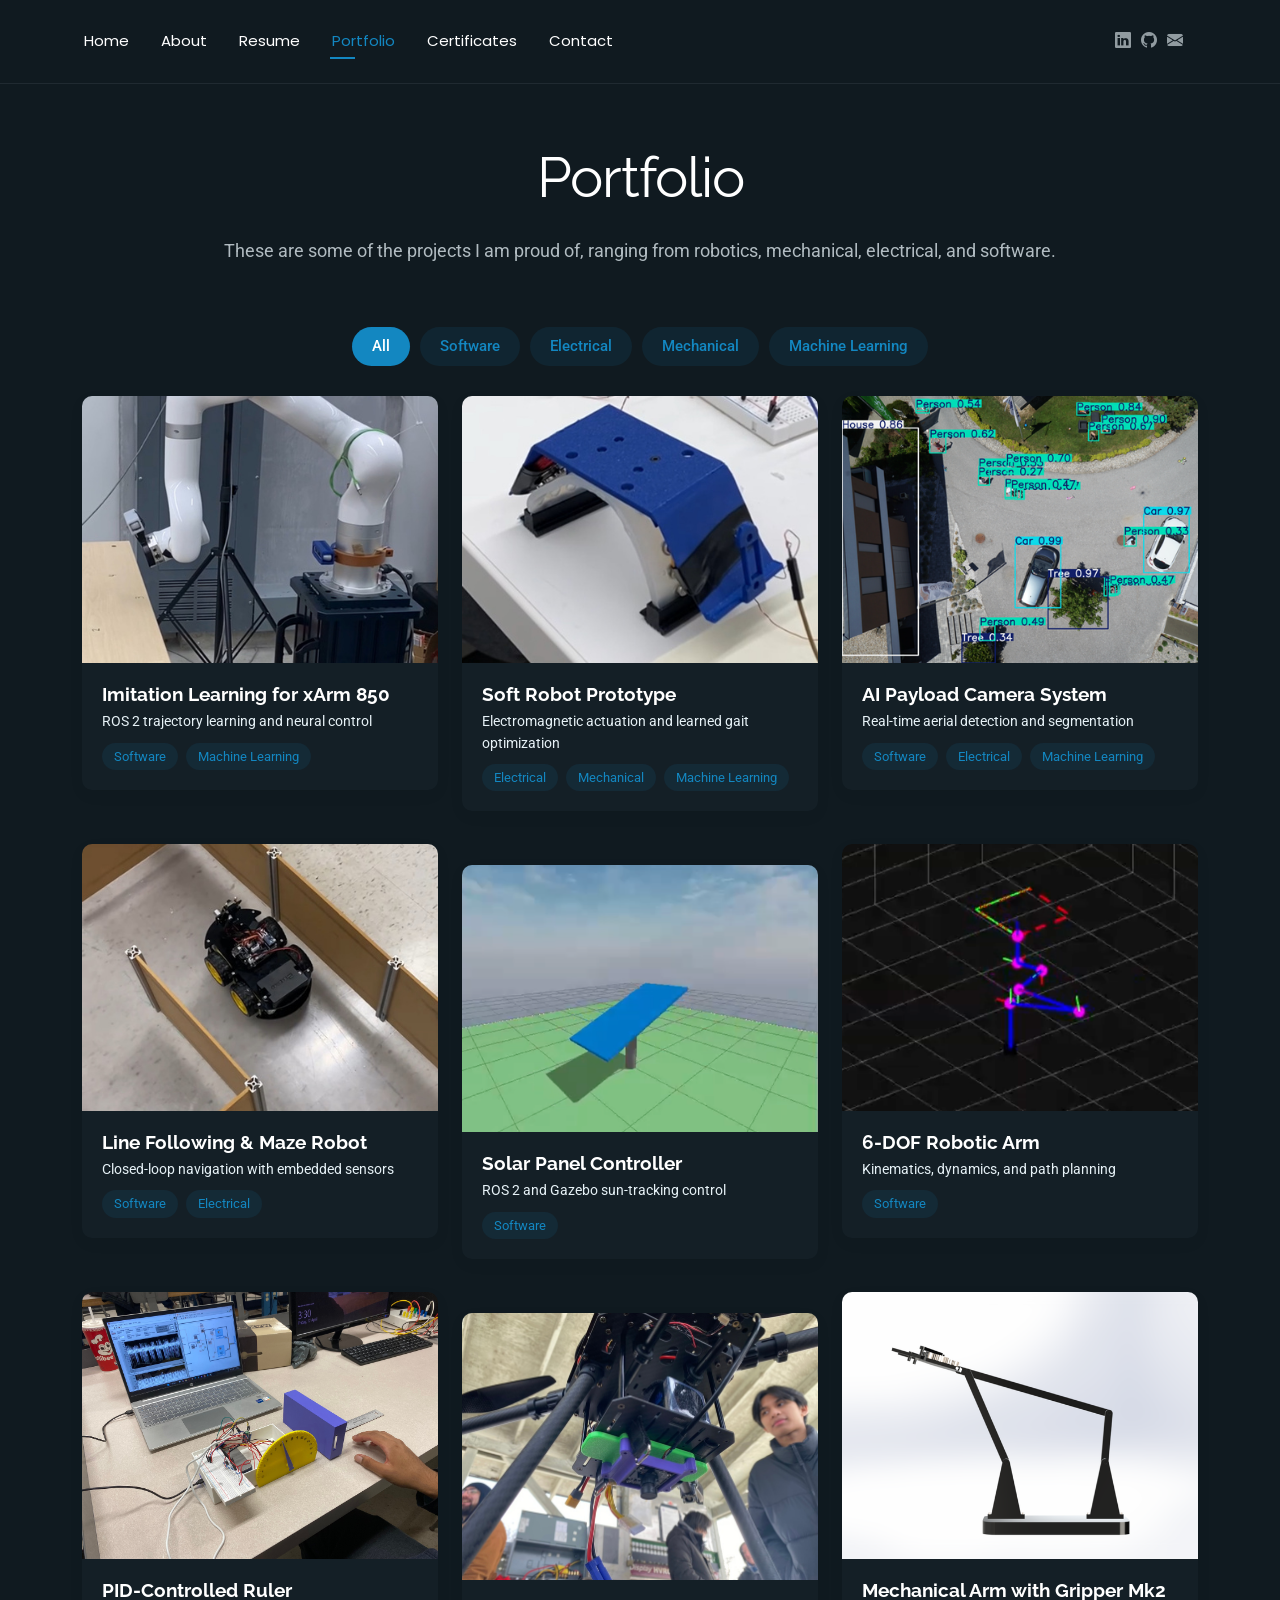
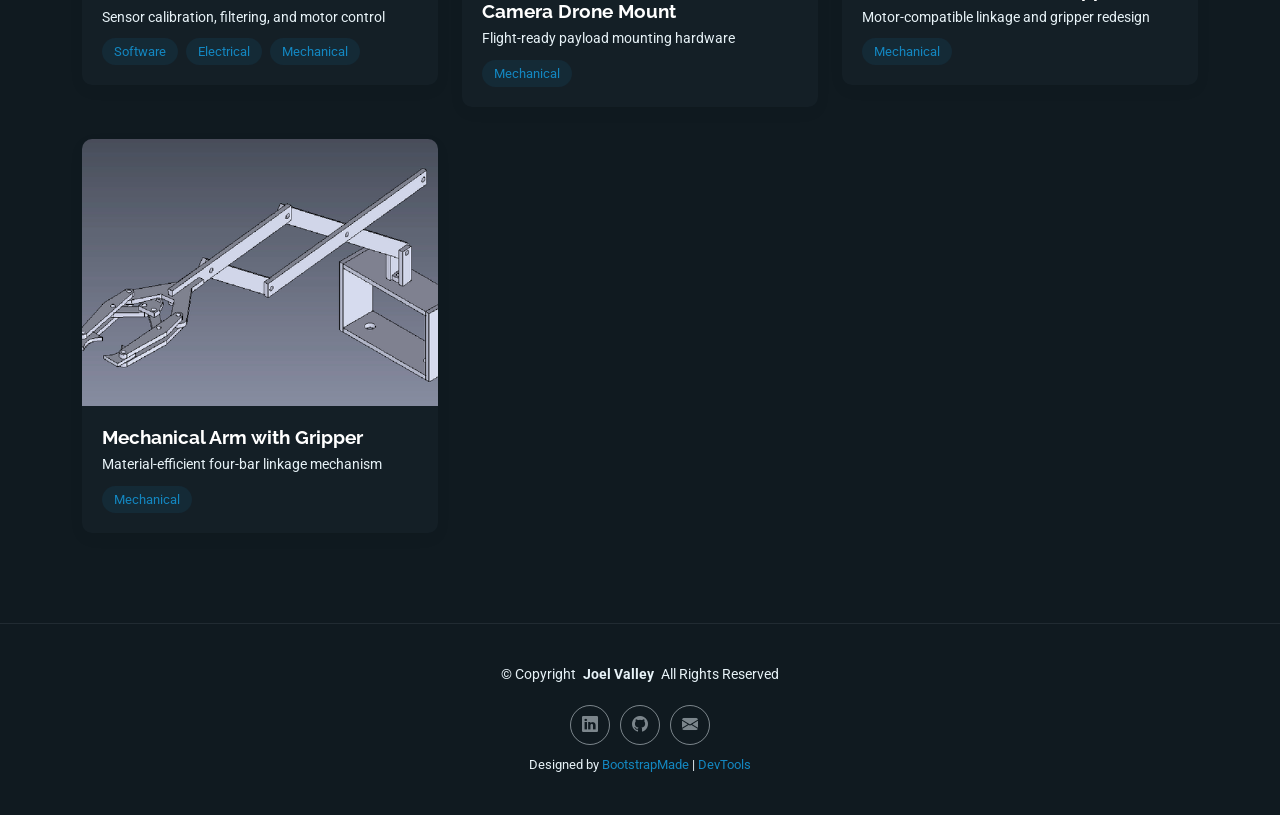
<file: project.html>
<!DOCTYPE html>
<html lang="en">

<head>
  <meta charset="utf-8">
  <meta content="width=device-width, initial-scale=1.0" name="viewport">
  <title>Joel Valley - Project</title>
  <meta name="description" content="Engineering project by Joel Valley.">
  <link href="assets/img/logo.png" rel="icon">
  <link href="assets/img/logo.png" rel="apple-touch-icon">
  <link href="https://fonts.googleapis.com" rel="preconnect">
  <link href="https://fonts.gstatic.com" rel="preconnect" crossorigin>
  <link href="https://fonts.googleapis.com/css2?family=Roboto:wght@300;400;500;700&family=Poppins:wght@300;400;500;600;700&family=Raleway:wght@300;400;500;600;700&display=swap" rel="stylesheet">
  <link href="assets/vendor/bootstrap/css/bootstrap.min.css" rel="stylesheet">
  <link href="assets/vendor/bootstrap-icons/bootstrap-icons.css" rel="stylesheet">
  <link href="assets/vendor/aos/aos.css" rel="stylesheet">
  <link href="assets/vendor/swiper/swiper-bundle.min.css" rel="stylesheet">
  <link href="assets/vendor/glightbox/css/glightbox.min.css" rel="stylesheet">
  <link href="assets/css/main.css" rel="stylesheet">
</head>

<body class="project-page">
  <header id="header" class="header d-flex align-items-center light-background sticky-top">
    <div class="container position-relative d-flex align-items-center justify-content-between">
      <nav id="navmenu" class="navmenu">
        <ul>
          <li><a href="index.html">Home</a></li>
          <li><a href="about.html">About</a></li>
          <li><a href="resume.html">Resume</a></li>
          <li><a href="portfolio.html" class="active">Portfolio</a></li>
          <li><a href="certificates.html">Certificates</a></li>
          <li><a href="contact.html">Contact</a></li>
        </ul>
        <i class="mobile-nav-toggle d-xl-none bi bi-list"></i>
      </nav>
      <div class="header-social-links">
        <a href="https://www.linkedin.com/in/joel-valley" class="linkedin" target="_blank" rel="noopener noreferrer" aria-label="LinkedIn"><i class="bi bi-linkedin"></i></a>
        <a href="https://github.com/joelvalley" class="github" target="_blank" rel="noopener noreferrer" aria-label="GitHub"><i class="bi bi-github"></i></a>
        <a href="mailto:jvalley@torontomu.ca" class="email" aria-label="Email Joel Valley"><i class="bi bi-envelope-fill"></i></a>
      </div>
    </div>
  </header>

  <main class="main">
    <section id="project" class="project section">
      <div class="container section-title" data-aos="fade-up">
        <h2 id="project-title">Project</h2>
        <p id="project-subtitle"></p>
      </div>
      <div class="container" data-aos="fade-up" data-aos-delay="100">
        <div class="row align-items-center gy-5">
          <div class="col-lg-6" data-aos="fade-right" data-aos-delay="150">
            <div class="project-content">
              <span id="project-badge" class="project-badge"></span>
              <h3 id="project-heading" class="project-heading"></h3>
              <p id="project-lead" class="project-lead"></p>
              <div class="project-body">
                <h4>Overview</h4>
                <p id="project-overview"></p>
                <h4>Engineering Challenge</h4>
                <p id="project-challenge"></p>
                <h4>Implementation &amp; Results</h4>
                <p id="project-results"></p>
              </div>
              <div id="project-tags" class="project-tags"></div>
              <div class="project-nav">
                <a href="portfolio.html" class="btn-back"><i class="bi bi-arrow-left"></i> Back to Portfolio</a>
                <a id="next-project" href="portfolio.html" class="btn-next">Next Project <i class="bi bi-arrow-right"></i></a>
              </div>
            </div>
          </div>
          <div class="col-lg-6" data-aos="fade-left" data-aos-delay="200">
            <figure class="project-figure">
              <img id="project-image" src="" alt="" class="img-fluid project-photo">
              <video id="project-video" class="project-photo" autoplay muted loop playsinline controls preload="metadata" hidden></video>
              <div id="project-gallery" class="project-gallery" hidden></div>
            </figure>
          </div>
        </div>
      </div>
    </section>
  </main>

  <footer id="footer" class="footer">
    <div class="container">
      <div class="copyright text-center"><p>© <span>Copyright</span> <strong class="px-1 sitename">Joel Valley</strong> <span>All Rights Reserved<br></span></p></div>
      <div class="social-links d-flex justify-content-center">
        <a href="https://www.linkedin.com/in/joel-valley" target="_blank" rel="noopener noreferrer" aria-label="LinkedIn"><i class="bi bi-linkedin"></i></a>
        <a href="https://github.com/joelvalley" target="_blank" rel="noopener noreferrer" aria-label="GitHub"><i class="bi bi-github"></i></a>
        <a href="mailto:jvalley@torontomu.ca" aria-label="Email Joel Valley"><i class="bi bi-envelope-fill"></i></a>
      </div>
      <div class="credits">Designed by <a href="https://bootstrapmade.com/">BootstrapMade</a> | <a href="https://bootstrapmade.com/tools/">DevTools</a></div>
    </div>
  </footer>

  <a href="#" id="scroll-top" class="scroll-top d-flex align-items-center justify-content-center" aria-label="Back to top"><i class="bi bi-arrow-up-short"></i></a>
  <div id="preloader"></div>
  <script src="assets/vendor/bootstrap/js/bootstrap.bundle.min.js"></script>
  <script src="assets/vendor/aos/aos.js"></script>
  <script src="assets/vendor/typed.js/typed.umd.js"></script>
  <script src="assets/vendor/waypoints/noframework.waypoints.js"></script>
  <script src="assets/vendor/purecounter/purecounter_vanilla.js"></script>
  <script src="assets/vendor/swiper/swiper-bundle.min.js"></script>
  <script src="assets/vendor/imagesloaded/imagesloaded.pkgd.min.js"></script>
  <script src="assets/vendor/isotope-layout/isotope.pkgd.min.js"></script>
  <script src="assets/vendor/glightbox/js/glightbox.min.js"></script>
  <script src="assets/js/main.js"></script>
  <script src="assets/js/project-data.js"></script>
</body>

</html>
</file>
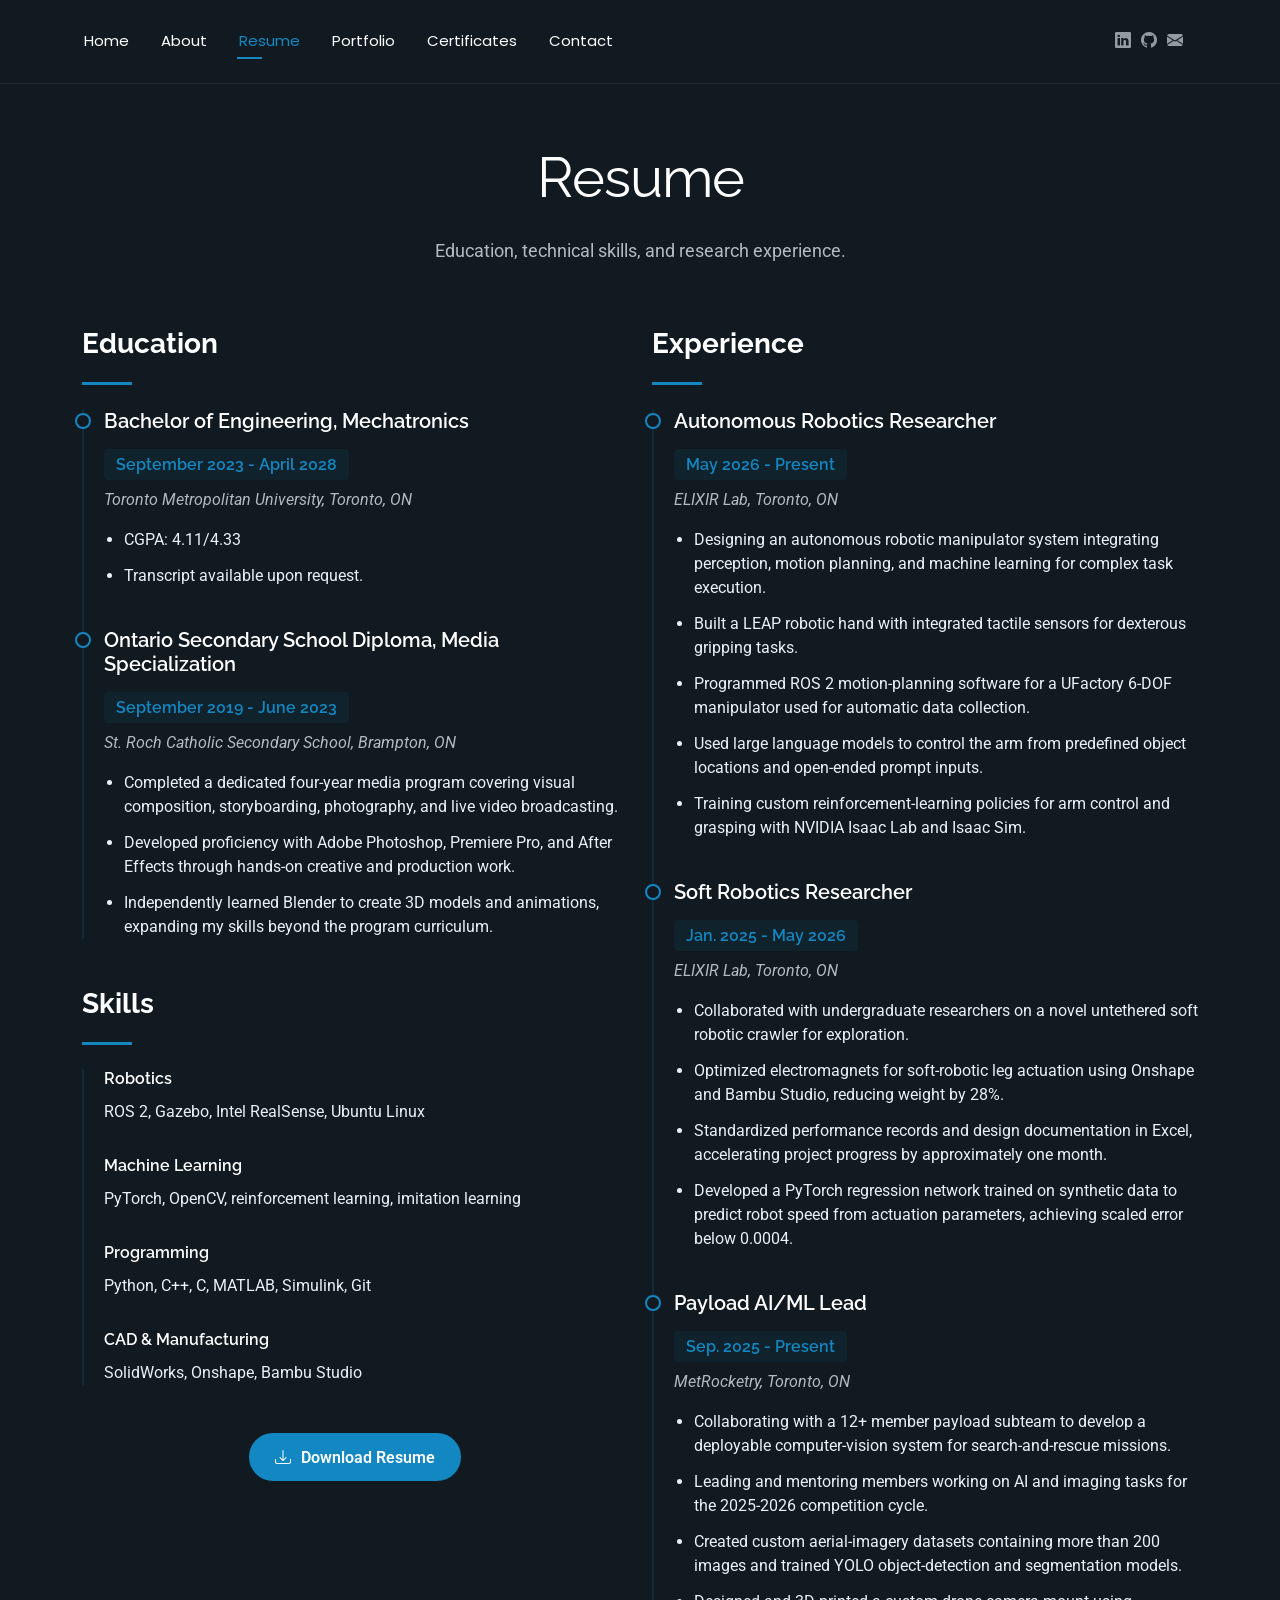
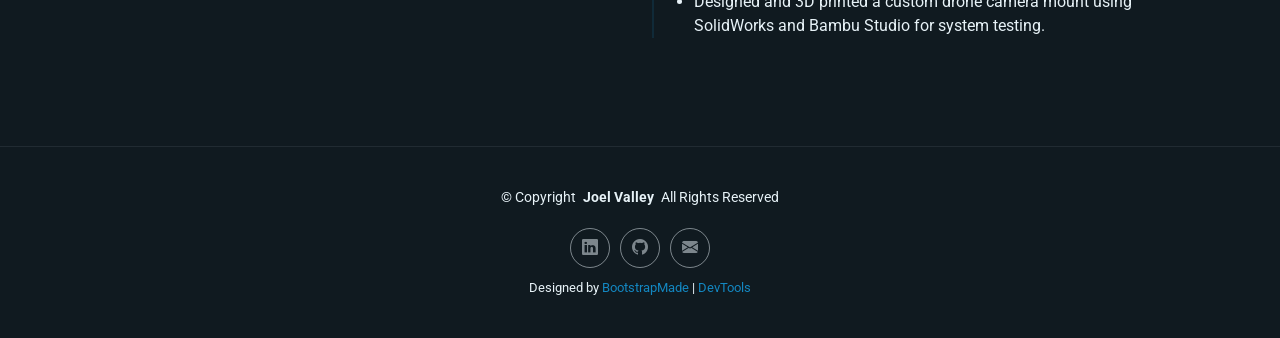
<file: resume.html>
<!DOCTYPE html>
<html lang="en">

<head>
  <meta charset="utf-8">
  <meta content="width=device-width, initial-scale=1.0" name="viewport">
  <title>Joel Valley - Resume</title>
  <meta name="description" content="">
  <meta name="keywords" content="">

  <!-- Favicons -->
  <link href="assets/img/logo.png" rel="icon">
  <link href="assets/img/logo.png" rel="apple-touch-icon">

  <!-- Fonts -->
  <link href="https://fonts.googleapis.com" rel="preconnect">
  <link href="https://fonts.gstatic.com" rel="preconnect" crossorigin>
  <link href="https://fonts.googleapis.com/css2?family=Roboto:ital,wght@0,100;0,300;0,400;0,500;0,700;0,900;1,100;1,300;1,400;1,500;1,700;1,900&family=Poppins:ital,wght@0,100;0,200;0,300;0,400;0,500;0,600;0,700;0,800;0,900;1,100;1,200;1,300;1,400;1,500;1,600;1,700;1,800;1,900&family=Raleway:ital,wght@0,100;0,200;0,300;0,400;0,500;0,600;0,700;0,800;0,900;1,100;1,200;1,300;1,400;1,500;1,600;1,700;1,800;1,900&display=swap" rel="stylesheet">

  <!-- Vendor CSS Files -->
  <link href="assets/vendor/bootstrap/css/bootstrap.min.css" rel="stylesheet">
  <link href="assets/vendor/bootstrap-icons/bootstrap-icons.css" rel="stylesheet">
  <link href="assets/vendor/aos/aos.css" rel="stylesheet">
  <link href="assets/vendor/swiper/swiper-bundle.min.css" rel="stylesheet">
  <link href="assets/vendor/glightbox/css/glightbox.min.css" rel="stylesheet">

  <!-- Main CSS File -->
  <link href="assets/css/main.css" rel="stylesheet">

  <!-- =======================================================
  * Template Name: FolioOne
  * Template URL: https://bootstrapmade.com/folioone-bootstrap-portfolio-website-template/
  * Updated: Aug 23 2025 with Bootstrap v5.3.7
  * Author: BootstrapMade.com
  * License: https://bootstrapmade.com/license/
  ======================================================== -->
</head>

<body class="resume-page">

  <header id="header" class="header d-flex align-items-center light-background sticky-top">
    <div class="container position-relative d-flex align-items-center justify-content-between">

      <!-- <a href="index.html" class="logo d-flex align-items-center me-auto me-xl-0">
      <img src="assets/img/logo.png" alt="">
      <h1 class="sitename">FolioOne</h1> 
    </a> -->

      <nav id="navmenu" class="navmenu">
        <ul>
          <li><a href="index.html">Home</a></li>
          <li><a href="about.html">About</a></li>
          <li><a href="resume.html" class="active">Resume</a></li>
          <li><a href="portfolio.html">Portfolio</a></li>
          <li><a href="certificates.html">Certificates</a></li>
          <li><a href="contact.html">Contact</a></li>
        </ul>
        <i class="mobile-nav-toggle d-xl-none bi bi-list"></i>
      </nav>

      <div class="header-social-links">
        <a href="https://www.linkedin.com/in/joel-valley" class="linkedin" target="_blank" rel="noopener noreferrer" aria-label="LinkedIn"><i class="bi bi-linkedin"></i></a>
        <a href="https://github.com/joelvalley" class="github" target="_blank" rel="noopener noreferrer" aria-label="GitHub"><i class="bi bi-github"></i></a>
        <a href="mailto:jvalley@torontomu.ca" class="email" aria-label="Email Joel Valley"><i class="bi bi-envelope-fill"></i></a>
      </div>

    </div>
  </header>

  <main class="main">

    <!-- Resume Section -->
    <section id="resume" class="resume section">

      <!-- Section Title -->
      <div class="container section-title" data-aos="fade-up">
        <h2>Resume</h2>
        <p>Education, technical skills, and research experience.</p>
      </div><!-- End Section Title -->

      <div class="container" data-aos="fade-up" data-aos-delay="100">

        <div class="row">
          <div class="col-lg-6">

            <!-- Education Section -->
            <div class="resume-item" data-aos="fade-up">
              <h3 class="resume-title">Education</h3>

              <div class="resume-content">
                <article class="education-item">
                  <h4>Bachelor of Engineering, Mechatronics</h4>
                  <h5>September 2023 - April 2028</h5>
                  <p class="institution"><em>Toronto Metropolitan University, Toronto, ON</em></p>
                  <ul>
                    <li>CGPA: 4.11/4.33</li>
                    <li>Transcript available upon request.</li>
                  </ul>
                </article>

                <article class="education-item">
                  <h4>Ontario Secondary School Diploma, Media Specialization</h4>
                  <h5>September 2019 - June 2023</h5>
                  <p class="institution"><em>St. Roch Catholic Secondary School, Brampton, ON</em></p>
                  <ul>
                    <li>Completed a dedicated four-year media program covering visual composition, storyboarding, photography, and live video broadcasting.</li>
                    <li>Developed proficiency with Adobe Photoshop, Premiere Pro, and After Effects through hands-on creative and production work.</li>
                    <li>Independently learned Blender to create 3D models and animations, expanding my skills beyond the program curriculum.</li>
                  </ul>
                </article>
              </div>
            </div><!-- End Education Section -->

            <!-- Skills Section -->
            <div class="resume-item" data-aos="fade-up">
              <h3 class="resume-title">Skills</h3>

              <div class="resume-content">
                <div class="skill-item">
                  <h4>Robotics</h4>
                  <p>ROS 2, Gazebo, Intel RealSense, Ubuntu Linux</p>
                </div>

                <div class="skill-item">
                  <h4>Machine Learning</h4>
                  <p>PyTorch, OpenCV, reinforcement learning, imitation learning</p>
                </div>

                <div class="skill-item">
                  <h4>Programming</h4>
                  <p>Python, C++, C, MATLAB, Simulink, Git</p>
                </div>

                <div class="skill-item">
                  <h4>CAD &amp; Manufacturing</h4>
                  <p>SolidWorks, Onshape, Bambu Studio</p>
                </div>

              </div>
            </div><!-- End Skills Section -->

            <div class="resume-download resume-download-desktop" data-aos="fade-up">
              <a href="assets/Resume_Joel_Valley.pdf" class="resume-download-btn" download="Joel-Valley-Resume.pdf">
                <i class="bi bi-download" aria-hidden="true"></i>
                <span>Download Resume</span>
              </a>
            </div>
          </div>

          <div class="col-lg-6">
            <!-- Experience Section -->
            <div class="resume-item" data-aos="fade-up" data-aos-delay="100">
              <h3 class="resume-title">Experience</h3>

              <div class="resume-content">
                <article class="experience-item">
                  <h4>Autonomous Robotics Researcher</h4>
                  <h5>May 2026 - Present</h5>
                  <p class="company"><em>ELIXIR Lab, Toronto, ON</em></p>
                  <ul>
                    <li>Designing an autonomous robotic manipulator system integrating perception, motion planning, and machine learning for complex task execution.</li>
                    <li>Built a LEAP robotic hand with integrated tactile sensors for dexterous gripping tasks.</li>
                    <li>Programmed ROS 2 motion-planning software for a UFactory 6-DOF manipulator used for automatic data collection.</li>
                    <li>Used large language models to control the arm from predefined object locations and open-ended prompt inputs.</li>
                    <li>Training custom reinforcement-learning policies for arm control and grasping with NVIDIA Isaac Lab and Isaac Sim.</li>
                  </ul>
                </article>

                <article class="experience-item">
                  <h4>Soft Robotics Researcher</h4>
                  <h5>Jan. 2025 - May 2026</h5>
                  <p class="company"><em>ELIXIR Lab, Toronto, ON</em></p>
                  <ul>
                    <li>Collaborated with undergraduate researchers on a novel untethered soft robotic crawler for exploration.</li>
                    <li>Optimized electromagnets for soft-robotic leg actuation using Onshape and Bambu Studio, reducing weight by 28%.</li>
                    <li>Standardized performance records and design documentation in Excel, accelerating project progress by approximately one month.</li>
                    <li>Developed a PyTorch regression network trained on synthetic data to predict robot speed from actuation parameters, achieving scaled error below 0.0004.</li>
                  </ul>
                </article>

                <article class="experience-item">
                  <h4>Payload AI/ML Lead</h4>
                  <h5>Sep. 2025 - Present</h5>
                  <p class="company"><em>MetRocketry, Toronto, ON</em></p>
                  <ul>
                    <li>Collaborating with a 12+ member payload subteam to develop a deployable computer-vision system for search-and-rescue missions.</li>
                    <li>Leading and mentoring members working on AI and imaging tasks for the 2025-2026 competition cycle.</li>
                    <li>Created custom aerial-imagery datasets containing more than 200 images and trained YOLO object-detection and segmentation models.</li>
                    <li>Designed and 3D printed a custom drone camera mount using SolidWorks and Bambu Studio for system testing.</li>
                  </ul>
                </article>
              </div>
            </div><!-- End Experience Section -->
          </div>

          <div class="col-12 resume-download resume-download-mobile" data-aos="fade-up">
            <a href="assets/Resume_Joel_Valley.pdf" class="resume-download-btn" download="Joel-Valley-Resume.pdf">
              <i class="bi bi-download" aria-hidden="true"></i>
              <span>Download Resume</span>
            </a>
          </div>
        </div>

      </div>

    </section><!-- /Resume Section -->

  </main>

  <footer id="footer" class="footer">

    <div class="container">
      <div class="copyright text-center ">
        <p>© <span>Copyright</span> <strong class="px-1 sitename">Joel Valley</strong> <span>All Rights Reserved<br></span></p>
      </div>
      <div class="social-links d-flex justify-content-center">
        <a href="https://www.linkedin.com/in/joel-valley" target="_blank" rel="noopener noreferrer" aria-label="LinkedIn"><i class="bi bi-linkedin"></i></a>
        <a href="https://github.com/joelvalley" target="_blank" rel="noopener noreferrer" aria-label="GitHub"><i class="bi bi-github"></i></a>
        <a href="mailto:jvalley@torontomu.ca" aria-label="Email Joel Valley"><i class="bi bi-envelope-fill"></i></a>
      </div>
      <div class="credits">
        <!-- All the links in the footer should remain intact. -->
        <!-- You can delete the links only if you've purchased the pro version. -->
        <!-- Licensing information: https://bootstrapmade.com/license/ -->
        <!-- Purchase the pro version with working PHP/AJAX contact form: [buy-url] -->
        Designed by <a href="https://bootstrapmade.com/">BootstrapMade</a> | <a href="https://bootstrapmade.com/tools/">DevTools</a>
      </div>
    </div>

  </footer>

  <!-- Scroll Top -->
  <a href="#" id="scroll-top" class="scroll-top d-flex align-items-center justify-content-center"><i class="bi bi-arrow-up-short"></i></a>

  <!-- Preloader -->
  <div id="preloader"></div>

  <!-- Vendor JS Files -->
  <script src="assets/vendor/bootstrap/js/bootstrap.bundle.min.js"></script>
  <script src="assets/vendor/php-email-form/validate.js"></script>
  <script src="assets/vendor/aos/aos.js"></script>
  <script src="assets/vendor/typed.js/typed.umd.js"></script>
  <script src="assets/vendor/waypoints/noframework.waypoints.js"></script>
  <script src="assets/vendor/purecounter/purecounter_vanilla.js"></script>
  <script src="assets/vendor/swiper/swiper-bundle.min.js"></script>
  <script src="assets/vendor/imagesloaded/imagesloaded.pkgd.min.js"></script>
  <script src="assets/vendor/isotope-layout/isotope.pkgd.min.js"></script>
  <script src="assets/vendor/glightbox/js/glightbox.min.js"></script>

  <!-- Main JS File -->
  <script src="assets/js/main.js"></script>

</body>

</html>
</file>
<file: assets/css/main.css>
/**
* Template Name: FolioOne
* Template URL: https://bootstrapmade.com/folioone-bootstrap-portfolio-website-template/
* Updated: Aug 23 2025 with Bootstrap v5.3.7
* Author: BootstrapMade.com
* License: https://bootstrapmade.com/license/
*/

/*--------------------------------------------------------------
# Font & Color Variables
# Help: https://bootstrapmade.com/color-system/
--------------------------------------------------------------*/
/* Fonts */
:root {
  --default-font: "Roboto",  system-ui, -apple-system, "Segoe UI", Roboto, "Helvetica Neue", Arial, "Noto Sans", "Liberation Sans", sans-serif, "Apple Color Emoji", "Segoe UI Emoji", "Segoe UI Symbol", "Noto Color Emoji";
  --heading-font: "Raleway",  sans-serif;
  --nav-font: "Poppins",  sans-serif;
}

/* Global Colors - The following color variables are used throughout the website. Updating them here will change the color scheme of the entire website */
:root { 
  --background-color: #101a20; /* Background color for the entire website, including individual sections */
  --default-color: #e7f2f7; /* Default color used for the majority of the text content across the entire website */
  --heading-color: #ffffff; /* Color for headings, subheadings and title throughout the website */
  --accent-color: #1387c1; /* Accent color that represents your brand on the website. It's used for buttons, links, and other elements that need to stand out */
  --surface-color: #141f26; /* The surface color is used as a background of boxed elements within sections, such as cards, icon boxes, or other elements that require a visual separation from the global background. */
  --contrast-color: #ffffff; /* Contrast color for text, ensuring readability against backgrounds of accent, heading, or default colors. */
}

/* Nav Menu Colors - The following color variables are used specifically for the navigation menu. They are separate from the global colors to allow for more customization options */
:root {
  --nav-color: #ffffff;  /* The default color of the main navmenu links */
  --nav-hover-color: #1387c1; /* Applied to main navmenu links when they are hovered over or active */
  --nav-mobile-background-color: #213642; /* Used as the background color for mobile navigation menu */
  --nav-dropdown-background-color: #051117; /* Used as the background color for dropdown items that appear when hovering over primary navigation items */
  --nav-dropdown-color: #e7f2f7; /* Used for navigation links of the dropdown items in the navigation menu. */
  --nav-dropdown-hover-color: #1387c1; /* Similar to --nav-hover-color, this color is applied to dropdown navigation links when they are hovered over. */
}

/* Color Presets - These classes override global colors when applied to any section or element, providing reuse of the sam color scheme. */

.light-background {
  --background-color: #142027;
  --surface-color: #325264;
}

.dark-background {
  --background-color: #0b1419;
  --default-color: #ffffff;
  --heading-color: #ffffff;
  --surface-color: #252525;
  --contrast-color: #ffffff;
}

/* Smooth scroll */
:root {
  scroll-behavior: smooth;
}

/*--------------------------------------------------------------
# General Styling & Shared Classes
--------------------------------------------------------------*/
body {
  color: var(--default-color);
  background-color: var(--background-color);
  font-family: var(--default-font);
}

a {
  color: var(--accent-color);
  text-decoration: none;
  transition: 0.3s;
}

a:hover {
  color: color-mix(in srgb, var(--accent-color), transparent 25%);
  text-decoration: none;
}

h1,
h2,
h3,
h4,
h5,
h6 {
  color: var(--heading-color);
  font-family: var(--heading-font);
}

/* PHP Email Form Messages
------------------------------*/
.php-email-form .error-message {
  display: none;
  background: #df1529;
  color: #ffffff;
  text-align: left;
  padding: 15px;
  margin-bottom: 24px;
  font-weight: 600;
}

.php-email-form .sent-message {
  display: none;
  color: #ffffff;
  background: #059652;
  text-align: center;
  padding: 15px;
  margin-bottom: 24px;
  font-weight: 600;
}

.php-email-form .loading {
  display: none;
  background: var(--surface-color);
  text-align: center;
  padding: 15px;
  margin-bottom: 24px;
}

.php-email-form .loading:before {
  content: "";
  display: inline-block;
  border-radius: 50%;
  width: 24px;
  height: 24px;
  margin: 0 10px -6px 0;
  border: 3px solid var(--accent-color);
  border-top-color: var(--surface-color);
  animation: php-email-form-loading 1s linear infinite;
}

@keyframes php-email-form-loading {
  0% {
    transform: rotate(0deg);
  }

  100% {
    transform: rotate(360deg);
  }
}

/*--------------------------------------------------------------
# Global Header
--------------------------------------------------------------*/
.header {
  --background-color: rgba(255, 255, 255, 0);
  color: var(--default-color);
  background-color: var(--background-color);
  padding: 15px 0;
  transition: all 0.5s;
  z-index: 997;
  border-bottom: 1px solid color-mix(in srgb, var(--default-color), transparent 92%);
}

.header .logo {
  line-height: 1;
}

.header .logo img {
  max-height: 36px;
  margin-right: 8px;
}

.header .logo h1 {
  font-size: 32px;
  margin: 0;
  font-weight: 400;
  color: var(--heading-color);
}

.header .header-social-links {
  padding-right: 15px;
}

.header .header-social-links a {
  color: color-mix(in srgb, var(--default-color), transparent 40%);
  padding-left: 6px;
  display: inline-block;
  transition: 0.3s;
  font-size: 16px;
}

.header .header-social-links a:hover {
  color: var(--default-color);
}

.header .header-social-links a i {
  line-height: 0px;
}

@media (max-width: 1200px) {
  .header .logo {
    order: 1;
  }

  .header .header-social-links {
    order: 2;
  }

  .header .navmenu {
    order: 3;
  }
}

/* Global Header on Scroll
------------------------------*/
.scrolled .header {
  --background-color: rgba(16, 26, 32, 0.9);
}

/*--------------------------------------------------------------
# Navigation Menu
--------------------------------------------------------------*/
/* Desktop Navigation */
@media (min-width: 1200px) {
  .navmenu {
    padding: 0;
  }

  .navmenu ul {
    margin: 0;
    padding: 0;
    display: flex;
    list-style: none;
    align-items: center;
  }

  .navmenu li {
    position: relative;
  }

  .navmenu>ul>li {
    white-space: nowrap;
    padding: 15px 28px 15px 0;
  }

  .navmenu>ul>li:last-child {
    padding-right: 0;
  }

  .navmenu a,
  .navmenu a:focus {
    color: var(--nav-color);
    font-size: 15px;
    padding: 0 2px;
    font-family: var(--nav-font);
    font-weight: 400;
    display: flex;
    align-items: center;
    justify-content: space-between;
    white-space: nowrap;
    transition: 0.3s;
    position: relative;
  }

  .navmenu a i,
  .navmenu a:focus i {
    font-size: 12px;
    line-height: 0;
    margin-left: 5px;
    transition: 0.3s;
  }

  .navmenu>ul>li>a:before {
    content: "";
    position: absolute;
    height: 2px;
    bottom: -6px;
    left: 0;
    background-color: var(--nav-hover-color);
    visibility: hidden;
    width: 0px;
    transition: all 0.3s ease-in-out 0s;
  }

  .navmenu a:hover:before,
  .navmenu li:hover>a:before,
  .navmenu .active:before {
    visibility: visible;
    width: 25px;
  }

  .navmenu li:hover>a,
  .navmenu .active,
  .navmenu .active:focus {
    color: var(--nav-hover-color);
  }

  .navmenu .dropdown ul {
    margin: 0;
    padding: 10px 0;
    background: var(--nav-dropdown-background-color);
    display: block;
    position: absolute;
    visibility: hidden;
    left: -5px;
    top: 130%;
    opacity: 0;
    transition: 0.3s;
    border-radius: 4px;
    z-index: 99;
    box-shadow: 0px 0px 30px rgba(0, 0, 0, 0.1);
  }

  .navmenu .dropdown ul li {
    min-width: 200px;
  }

  .navmenu .dropdown ul a {
    padding: 10px 20px;
    font-size: 15px;
    text-transform: none;
    color: var(--nav-dropdown-color);
  }

  .navmenu .dropdown ul a i {
    font-size: 12px;
  }

  .navmenu .dropdown ul a:hover,
  .navmenu .dropdown ul .active:hover,
  .navmenu .dropdown ul li:hover>a {
    color: var(--nav-dropdown-hover-color);
  }

  .navmenu .dropdown:hover>ul {
    opacity: 1;
    top: 100%;
    visibility: visible;
  }

  .navmenu .dropdown .dropdown ul {
    top: 0;
    left: -90%;
    visibility: hidden;
  }

  .navmenu .dropdown .dropdown:hover>ul {
    opacity: 1;
    top: 0;
    left: -100%;
    visibility: visible;
  }
}

/* Mobile Navigation */
@media (max-width: 1199px) {
  .mobile-nav-toggle {
    color: var(--nav-color);
    font-size: 28px;
    line-height: 0;
    margin-right: 10px;
    cursor: pointer;
    transition: color 0.3s;
  }

  .navmenu {
    padding: 0;
    z-index: 9997;
  }

  .navmenu ul {
    display: none;
    list-style: none;
    position: absolute;
    inset: 60px 20px 20px 20px;
    padding: 10px 0;
    margin: 0;
    border-radius: 6px;
    background-color: var(--nav-mobile-background-color);
    border: 1px solid color-mix(in srgb, var(--default-color), transparent 90%);
    box-shadow: none;
    overflow-y: auto;
    transition: 0.3s;
    z-index: 9998;
  }

  .navmenu a,
  .navmenu a:focus {
    color: var(--nav-dropdown-color);
    padding: 10px 20px;
    font-family: var(--nav-font);
    font-size: 17px;
    font-weight: 500;
    display: flex;
    align-items: center;
    justify-content: space-between;
    white-space: nowrap;
    transition: 0.3s;
  }

  .navmenu a i,
  .navmenu a:focus i {
    font-size: 12px;
    line-height: 0;
    margin-left: 5px;
    width: 30px;
    height: 30px;
    display: flex;
    align-items: center;
    justify-content: center;
    border-radius: 50%;
    transition: 0.3s;
    background-color: color-mix(in srgb, var(--accent-color), transparent 90%);
  }

  .navmenu a i:hover,
  .navmenu a:focus i:hover {
    background-color: var(--accent-color);
    color: var(--contrast-color);
  }

  .navmenu a:hover,
  .navmenu .active,
  .navmenu .active:focus {
    color: var(--nav-dropdown-hover-color);
  }

  .navmenu .active i,
  .navmenu .active:focus i {
    background-color: var(--accent-color);
    color: var(--contrast-color);
    transform: rotate(180deg);
  }

  .navmenu .dropdown ul {
    position: static;
    display: none;
    z-index: 99;
    padding: 10px 0;
    margin: 10px 20px;
    background-color: var(--nav-dropdown-background-color);
    transition: all 0.5s ease-in-out;
  }

  .navmenu .dropdown ul ul {
    background-color: rgba(33, 37, 41, 0.1);
  }

  .navmenu .dropdown>.dropdown-active {
    display: block;
    background-color: rgba(33, 37, 41, 0.03);
  }

  .mobile-nav-active {
    overflow: hidden;
  }

  .mobile-nav-active .mobile-nav-toggle {
    color: #fff;
    position: absolute;
    font-size: 32px;
    top: 15px;
    right: 15px;
    margin-right: 0;
    z-index: 9999;
  }

  .mobile-nav-active .navmenu {
    position: fixed;
    overflow: hidden;
    inset: 0;
    background: rgba(33, 37, 41, 0.8);
    transition: 0.3s;
  }

  .mobile-nav-active .navmenu>ul {
    display: block;
  }
}

/*--------------------------------------------------------------
# Global Footer
--------------------------------------------------------------*/
.footer {
  color: var(--default-color);
  background-color: var(--background-color);
  font-size: 14px;
  padding: 40px 0;
  position: relative;
  border-top: 1px solid color-mix(in srgb, var(--default-color), transparent 92%);
}

.footer .copyright p {
  margin-bottom: 0;
}

.footer .social-links {
  margin-top: 20px;
}

.footer .social-links a {
  display: flex;
  align-items: center;
  justify-content: center;
  width: 40px;
  height: 40px;
  border-radius: 50%;
  border: 1px solid color-mix(in srgb, var(--default-color), transparent 50%);
  font-size: 16px;
  color: color-mix(in srgb, var(--default-color), transparent 50%);
  margin: 0 5px;
  transition: 0.3s;
}

.footer .social-links a:hover {
  color: var(--accent-color);
  border-color: var(--accent-color);
}

.footer .credits {
  margin-top: 10px;
  font-size: 13px;
  text-align: center;
}

/*--------------------------------------------------------------
# Preloader
--------------------------------------------------------------*/
#preloader {
  position: fixed;
  inset: 0;
  z-index: 9999;
  overflow: hidden;
  background-color: var(--background-color);
  transition: all 0.6s ease-out;
  width: 100%;
  height: 100vh;
}

#preloader:before,
#preloader:after {
  content: "";
  position: absolute;
  border: 4px solid var(--accent-color);
  border-radius: 50%;
  animation: animate-preloader 2s cubic-bezier(0, 0.2, 0.8, 1) infinite;
}

#preloader:after {
  animation-delay: -0.5s;
}

@keyframes animate-preloader {
  0% {
    width: 10px;
    height: 10px;
    top: calc(50% - 5px);
    left: calc(50% - 5px);
    opacity: 1;
  }

  100% {
    width: 72px;
    height: 72px;
    top: calc(50% - 36px);
    left: calc(50% - 36px);
    opacity: 0;
  }
}

/*--------------------------------------------------------------
# Scroll Top Button
--------------------------------------------------------------*/
.scroll-top {
  position: fixed;
  visibility: hidden;
  opacity: 0;
  right: 15px;
  bottom: -15px;
  z-index: 99999;
  background-color: var(--accent-color);
  width: 44px;
  height: 44px;
  border-radius: 50px;
  transition: all 0.4s;
}

.scroll-top i {
  font-size: 24px;
  color: var(--contrast-color);
  line-height: 0;
}

.scroll-top:hover {
  background-color: color-mix(in srgb, var(--accent-color), transparent 20%);
  color: var(--contrast-color);
}

.scroll-top.active {
  visibility: visible;
  opacity: 1;
  bottom: 15px;
}

/*--------------------------------------------------------------
# Disable aos animation delay on mobile devices
--------------------------------------------------------------*/
@media screen and (max-width: 768px) {
  [data-aos-delay] {
    transition-delay: 0 !important;
  }
}

/*--------------------------------------------------------------
# Global Page Titles & Breadcrumbs
--------------------------------------------------------------*/
.page-title {
  color: var(--default-color);
  background-color: var(--background-color);
  position: relative;
}

.page-title .heading {
  padding: 80px 0;
  border-top: 1px solid color-mix(in srgb, var(--default-color), transparent 90%);
}

.page-title .heading h1 {
  font-size: 38px;
  font-weight: 700;
}

.page-title nav {
  background-color: color-mix(in srgb, var(--default-color), transparent 96%);
  padding: 20px 0;
}

.page-title nav ol {
  display: flex;
  flex-wrap: wrap;
  list-style: none;
  padding: 0;
  margin: 0;
  font-size: 16px;
  font-weight: 400;
}

.page-title nav ol li+li {
  padding-left: 10px;
}

.page-title nav ol li+li::before {
  content: "/";
  display: inline-block;
  padding-right: 10px;
  color: color-mix(in srgb, var(--default-color), transparent 70%);
}

/*--------------------------------------------------------------
# Global Sections
--------------------------------------------------------------*/
section,
.section {
  color: var(--default-color);
  background-color: var(--background-color);
  padding: 60px 0;
  scroll-margin-top: 100px;
  overflow: clip;
}

@media (max-width: 1199px) {

  section,
  .section {
    scroll-margin-top: 66px;
  }
}

/*--------------------------------------------------------------
# Global Section Titles
--------------------------------------------------------------*/
.section-title {
  text-align: center;
  padding-bottom: 60px;
  position: relative;
}

.section-title h2 {
  font-size: 3.5rem;
  font-weight: 400;
  line-height: 1.2;
  color: var(--heading-color);
  margin-bottom: 1.5rem;
  letter-spacing: -1px;
}

@media (max-width: 768px) {
  .section-title h2 {
    font-size: 2.5rem;
  }
}

.section-title p {
  font-size: 1.125rem;
  line-height: 1.8;
  color: color-mix(in srgb, var(--default-color), transparent 25%);
  max-width: 900px;
  margin: 0 auto;
  text-wrap: balance;
}

/*--------------------------------------------------------------
# Hero Section
--------------------------------------------------------------*/
.hero {
  padding: 80px 0;
  min-height: 100vh;
  display: flex;
  align-items: center;
}

.hero .hero-content h1 {
  font-size: 3.5rem;
  font-weight: 700;
  margin-bottom: 1rem;
  line-height: 1.2;
}

.hero .hero-content h1 .highlight {
  color: var(--accent-color);
  position: relative;
}

.hero .hero-content h1 .highlight::after {
  content: "";
  position: absolute;
  bottom: 0;
  left: 0;
  width: 100%;
  height: 3px;
  background: linear-gradient(90deg, var(--accent-color), color-mix(in srgb, var(--accent-color), transparent 50%));
  border-radius: 2px;
}

@media (max-width: 768px) {
  .hero .hero-content h1 {
    font-size: 2.5rem;
  }
}

.hero .hero-content h2 {
  font-size: 1.5rem;
  font-weight: 400;
  margin-bottom: 2rem;
  color: color-mix(in srgb, var(--default-color), transparent 20%);
}

.hero .hero-content h2 .typed {
  color: var(--accent-color);
  font-weight: 600;
}

@media (max-width: 768px) {
  .hero .hero-content h2 {
    font-size: 1.25rem;
  }
}

.hero .hero-content p {
  font-size: 1.1rem;
  line-height: 1.6;
  margin-bottom: 2.5rem;
  color: color-mix(in srgb, var(--default-color), transparent 30%);
}

.hero .hero-actions {
  display: flex;
  gap: 1rem;
  margin-bottom: 3rem;
}

.hero .hero-actions .btn {
  padding: 12px 30px;
  border-radius: 50px;
  font-weight: 600;
  text-decoration: none;
  transition: all 0.3s ease;
  border: 2px solid;
}

.hero .hero-actions .btn.btn-primary {
  background: var(--accent-color);
  color: var(--contrast-color);
  border-color: var(--accent-color);
}

.hero .hero-actions .btn.btn-primary:hover {
  background: color-mix(in srgb, var(--accent-color), black 15%);
  border-color: color-mix(in srgb, var(--accent-color), black 15%);
  transform: translateY(-2px);
}

.hero .hero-actions .btn.btn-outline {
  background: transparent;
  color: var(--accent-color);
  border-color: var(--accent-color);
}

.hero .hero-actions .btn.btn-outline:hover {
  transform: translateY(-2px);
}

@media (max-width: 576px) {
  .hero .hero-actions {
    flex-direction: column;
  }

  .hero .hero-actions .btn {
    text-align: center;
  }
}

.hero .social-links {
  display: flex;
  gap: 1rem;
}

.hero .social-links a {
  width: 45px;
  height: 45px;
  background: var(--surface-color);
  border-radius: 50%;
  display: flex;
  align-items: center;
  justify-content: center;
  color: var(--default-color);
  font-size: 1.2rem;
  transition: all 0.3s ease;
}

.hero .social-links a:hover {
  background: var(--accent-color);
  color: var(--contrast-color);
  transform: translateY(-3px);
  box-shadow: 0 8px 25px color-mix(in srgb, var(--accent-color), transparent 70%);
}

.hero .hero-image {
  position: relative;
}

.hero .hero-image .image-wrapper {
  position: relative;
  max-width: 450px;
  margin: 0 auto;
}

.hero .hero-image .image-wrapper img {
  border-radius: 20px;
  box-shadow: 0 5px 15px color-mix(in srgb, var(--default-color), transparent 95%);
  transition: transform 0.3s ease;
}

.hero .hero-image .image-wrapper img:hover {
  transform: scale(1.02);
}

.hero .hero-image .floating-elements {
  position: absolute;
  top: 0;
  left: 0;
  right: 0;
  bottom: 0;
  pointer-events: none;
}

.hero .hero-image .floating-elements .floating-card {
  position: absolute;
  background: var(--surface-color);
  padding: 15px 20px;
  border-radius: 15px;
  box-shadow: 0 10px 30px color-mix(in srgb, var(--default-color), transparent 90%);
  display: flex;
  align-items: center;
  gap: 10px;
  font-weight: 600;
  animation: float 3s ease-in-out infinite;
}

.hero .hero-image .floating-elements .floating-card i {
  font-size: 1.5rem;
  color: var(--accent-color);
}

.hero .hero-image .floating-elements .floating-card.design {
  top: 10%;
  right: -10%;
  animation-delay: 0s;
}

.hero .hero-image .floating-elements .floating-card.code {
  bottom: 30%;
  left: -15%;
  animation-delay: 1s;
}

.hero .hero-image .floating-elements .floating-card.creativity {
  top: 60%;
  right: -5%;
  animation-delay: 2s;
}

@media (max-width: 992px) {
  .hero .hero-image .floating-elements .floating-card {
    display: none;
  }
}

@keyframes float {

  0%,
  100% {
    transform: translateY(0px);
  }

  50% {
    transform: translateY(-10px);
  }
}

@media (max-width: 992px) {
  .hero .hero-content {
    text-align: center;
    margin-bottom: 3rem;
  }
}

/*--------------------------------------------------------------
# About Section
--------------------------------------------------------------*/
.about .intro-content .eyebrow {
  display: inline-block;
  letter-spacing: 0.12em;
  text-transform: uppercase;
  font-size: 12px;
  color: color-mix(in srgb, var(--default-color), transparent 40%);
  margin-bottom: 16px;
}

.about .intro-content .headline {
  font-family: var(--heading-font);
  font-weight: 300;
  line-height: 1.2;
  font-size: clamp(28px, 4vw, 44px);
  margin: 0 0 24px 0;
}

.about .intro-content .lead {
  font-size: 18px;
  line-height: 1.8;
  color: color-mix(in srgb, var(--default-color), transparent 10%);
  margin-bottom: 24px;
}

.about .intro-content p {
  line-height: 1.8;
  margin-bottom: 24px;
  color: color-mix(in srgb, var(--default-color), transparent 5%);
}

.about .intro-content .cta-group {
  display: flex;
  gap: 24px;
  align-items: center;
  margin-top: 24px;
}

.about .intro-content .cta-group .btn-ghost {
  display: inline-flex;
  align-items: center;
  gap: 8px;
  padding: 12px 18px;
  border-radius: 6px;
  color: var(--accent-color);
  background: color-mix(in srgb, var(--accent-color), transparent 92%);
  border: 1px solid color-mix(in srgb, var(--accent-color), transparent 70%);
  transition: 0.3s ease-in-out;
}

.about .intro-content .cta-group .btn-ghost:hover,
.about .intro-content .cta-group .btn-ghost:focus {
  color: var(--contrast-color);
  background: var(--accent-color);
  border-color: var(--accent-color);
  outline: none;
  box-shadow: 0 0 0 3px color-mix(in srgb, var(--accent-color), transparent 70%);
}

.about .intro-content .cta-group .link-underline {
  display: inline-flex;
  align-items: center;
  gap: 8px;
  position: relative;
  color: var(--accent-color);
  padding-bottom: 4px;
  transition: 0.3s ease-in-out;
}

.about .intro-content .cta-group .link-underline::after {
  content: "";
  position: absolute;
  left: 0;
  right: 0;
  bottom: 0;
  height: 1px;
  background: color-mix(in srgb, var(--accent-color), transparent 40%);
  transform: scaleX(0.4);
  transform-origin: left;
  transition: 0.3s ease-in-out;
}

.about .intro-content .cta-group .link-underline:hover,
.about .intro-content .cta-group .link-underline:focus {
  color: color-mix(in srgb, var(--accent-color), transparent 10%);
  outline: none;
}

.about .intro-content .cta-group .link-underline:hover::after,
.about .intro-content .cta-group .link-underline:focus::after {
  transform: scaleX(1);
}

.about .profile-figure {
  margin: 0;
}

.about .profile-figure .profile-photo {
  width: 88%;
  max-width: 440px;
  border-radius: 18px;
  box-shadow: 0 10px 30px color-mix(in srgb, var(--default-color), transparent 92%);
  transform: translateY(0);
  transition: transform 0.3s ease-in-out;
}

.about .profile-figure .profile-caption {
  margin-top: 24px;
  display: flex;
  align-items: center;
  justify-content: center;
}

.about .profile-figure .profile-caption .meta {
  font-size: 14px;
  color: color-mix(in srgb, var(--default-color), transparent 20%);
}

.about .profile-figure .profile-caption .meta .funfact {
  font-size: 13px;
  margin-top: 4px;
  color: color-mix(in srgb, var(--default-color), transparent 35%);
}

.about .profile-figure:hover .profile-photo {
  transform: translateY(-4px);
}

.about .skill-item {
  padding: 24px;
  border-radius: 6px;
  transition: 0.3s ease-in-out;
  background: color-mix(in srgb, var(--surface-color), var(--accent-color) 2%);
  border: 1px solid color-mix(in srgb, var(--default-color), transparent 88%);
  height: 100%;
}

.about .skill-item i {
  font-size: 24px;
  color: var(--accent-color);
  margin-bottom: 16px;
  display: inline-block;
}

.about .skill-item h3 {
  font-size: 16px;
  margin-bottom: 6px;
  font-weight: 500;
}

.about .skill-item p {
  margin: 0;
  font-size: 14px;
  color: color-mix(in srgb, var(--default-color), transparent 25%);
}

.about .skill-item:hover {
  transform: translateY(-3px);
  border-color: color-mix(in srgb, var(--accent-color), transparent 60%);
  box-shadow: 0 10px 30px color-mix(in srgb, var(--default-color), transparent 92%);
}

.about .timeline-item {
  position: relative;
  padding-left: 26px;
}

.about .timeline-item time {
  display: inline-block;
  font-size: 12px;
  letter-spacing: 0.08em;
  text-transform: uppercase;
  color: color-mix(in srgb, var(--default-color), transparent 45%);
  margin-bottom: 6px;
}

.about .timeline-item h4 {
  font-size: 18px;
  font-weight: 400;
  margin: 0 0 6px;
}

.about .timeline-item p {
  font-size: 14px;
  color: color-mix(in srgb, var(--default-color), transparent 25%);
  margin: 0;
}

.about .timeline-item .dot {
  position: absolute;
  left: 0;
  top: 4px;
  width: 10px;
  height: 10px;
  border-radius: 50%;
  background: var(--accent-color);
  box-shadow: 0 0 0 6px color-mix(in srgb, var(--accent-color), transparent 80%);
}

.about .personal-quote {
  padding: 24px 0;
}

.about .personal-quote p {
  font-family: var(--heading-font);
  font-weight: 300;
  font-size: clamp(20px, 3vw, 28px);
  line-height: 1.5;
  color: color-mix(in srgb, var(--default-color), transparent 5%);
  margin: 0 auto;
  max-width: 800px;
}

.about .fact-pill {
  display: flex;
  align-items: center;
  justify-content: center;
  gap: 10px;
  padding: 10px 14px;
  border-radius: 999px;
  border: 1px solid color-mix(in srgb, var(--default-color), transparent 85%);
  background: var(--surface-color);
  color: color-mix(in srgb, var(--default-color), transparent 10%);
  transition: 0.3s ease-in-out;
}

.about .fact-pill i {
  color: var(--accent-color);
}

.about .fact-pill span {
  font-size: 14px;
}

.about .fact-pill:hover {
  transform: translateY(-2px);
  border-color: color-mix(in srgb, var(--accent-color), transparent 60%);
  box-shadow: 0 10px 30px color-mix(in srgb, var(--default-color), transparent 92%);
}

.about .fact-pill:focus-within {
  box-shadow: 0 0 0 3px color-mix(in srgb, var(--accent-color), transparent 70%);
}

@media (max-width: 992px) {
  .about .profile-figure {
    text-align: center !important;
  }

  .about .profile-figure .profile-photo {
    width: 72%;
  }

  .about .intro-content .cta-group {
    flex-wrap: wrap;
  }
}

@media (max-width: 576px) {
  .about .profile-figure .profile-photo {
    width: 100%;
  }
}

/*--------------------------------------------------------------
# Skills Section
--------------------------------------------------------------*/
.skills .skill-box {
  background-color: var(--surface-color);
  padding: 2rem;
  border-radius: 8px;
  box-shadow: 0 0 20px rgba(0, 0, 0, 0.05);
}

.skills .skill-box h3 {
  font-size: 1.2rem;
  margin-bottom: 1rem;
  font-weight: 600;
}

.skills .skill-box p {
  font-size: 0.9rem;
  margin-bottom: 0.8rem;
  opacity: 0.6;
}

.skills .skill-box .progress {
  background-color: color-mix(in srgb, var(--accent-color), transparent 85%);
  border-radius: 50px;
  height: 8px;
  margin-top: 5px;
  overflow: hidden;
}

.skills .skill-box .progress .progress-bar {
  background-color: var(--accent-color);
  height: 100%;
  position: relative;
  border-radius: 50px;
  transition: 0.9s;
  width: 1px;
}

/*--------------------------------------------------------------
# Stats Section
--------------------------------------------------------------*/
.stats .avatars {
  position: relative;
}

.stats .avatars img {
  width: 60px;
  height: 60px;
  border: 3px solid var(--accent-color);
  margin-right: -15px;
  transition: transform 0.3s ease;
}

.stats .avatars img:hover {
  transform: translateY(-5px);
  z-index: 2;
}

.stats .counters h2 {
  color: var(--heading-color);
  font-size: 48px;
  font-weight: 700;
  margin-bottom: 10px;
}

.stats .counters h2 span {
  display: inline-block;
}

.stats .counters p {
  color: var(--default-color);
  font-size: 18px;
  margin: 0;
  opacity: 0.9;
}

@media (max-width: 991px) {
  .stats .row {
    text-align: center;
  }

  .stats .avatars {
    justify-content: center;
    margin-bottom: 40px;
  }

  .stats .counters h2 {
    font-size: 36px;
  }

  .stats .counters p {
    font-size: 16px;
  }

  .stats .counters .col-md-4 {
    margin-bottom: 30px;
  }

  .stats .counters .col-md-4:last-child {
    margin-bottom: 0;
  }
}

@media (max-width: 576px) {
  .stats {
    padding: 60px 0;
  }

  .stats .avatars {
    flex-wrap: wrap;
    justify-content: center;
  }

  .stats .avatars img {
    margin: 0 -8px;
  }
}

/*--------------------------------------------------------------
# Testimonials Section
--------------------------------------------------------------*/
.testimonials .testimonials-carousel,
.testimonials .testimonials-slider {
  overflow: hidden;
}

.testimonials .testimonial-item .testimonial-content {
  border-left: 3px solid var(--accent-color);
  padding-left: 30px;
}

.testimonials .testimonial-item .testimonial-img {
  border-radius: 50%;
  border: 4px solid var(--background-color);
  margin: 0 auto;
}

.testimonials .testimonial-item h3 {
  font-size: 20px;
  font-weight: bold;
  margin: 10px 0 5px 0;
}

.testimonials .testimonial-item h4 {
  font-size: 14px;
  color: color-mix(in srgb, var(--default-color), transparent 40%);
  margin: 0 0 10px 0;
}

.testimonials .testimonial-item .stars i {
  color: #ffc107;
  margin: 0 1px;
}

.testimonials .testimonial-item .quote-icon-left,
.testimonials .testimonial-item .quote-icon-right {
  color: color-mix(in srgb, var(--accent-color), transparent 50%);
  font-size: 26px;
  line-height: 0;
}

.testimonials .testimonial-item .quote-icon-left {
  display: inline-block;
  left: -5px;
  position: relative;
}

.testimonials .testimonial-item .quote-icon-right {
  display: inline-block;
  right: -5px;
  position: relative;
  top: 10px;
  transform: scale(-1, -1);
}

.testimonials .testimonial-item p {
  font-style: italic;
}

.testimonials .swiper-wrapper {
  height: auto;
}

.testimonials .swiper-pagination {
  margin-top: 30px;
  position: relative;
}

.testimonials .swiper-pagination .swiper-pagination-bullet {
  width: 12px;
  height: 12px;
  background-color: color-mix(in srgb, var(--default-color), transparent 85%);
  opacity: 1;
}

.testimonials .swiper-pagination .swiper-pagination-bullet-active {
  background-color: var(--accent-color);
}

/*--------------------------------------------------------------
# Resume Section
--------------------------------------------------------------*/
.resume .resume-item {
  margin-bottom: 3rem;
}

.resume .resume-item .resume-title {
  font-size: 1.75rem;
  font-weight: 700;
  margin-bottom: 1.5rem;
  padding-bottom: 1.5rem;
  position: relative;
  color: var(--heading-color);
}

.resume .resume-item .resume-title::after {
  content: "";
  position: absolute;
  display: block;
  width: 50px;
  height: 3px;
  background: var(--accent-color);
  bottom: 0;
  left: 0;
}

.resume .resume-item .resume-content {
  padding-left: 1.25rem;
  border-left: 2px solid color-mix(in srgb, var(--accent-color), transparent 85%);
}

.resume .resume-item article {
  position: relative;
  margin-bottom: 2.5rem;
}

.resume .resume-item article::before {
  content: "";
  position: absolute;
  width: 16px;
  height: 16px;
  border-radius: 50%;
  left: -1.8rem;
  top: 0.25rem;
  background: var(--background-color);
  border: 2px solid var(--accent-color);
}

.resume .resume-item article h4 {
  font-size: 1.25rem;
  font-weight: 600;
  margin-bottom: 0.5rem;
  color: var(--heading-color);
}

.resume .resume-item article h5 {
  font-size: 1rem;
  background: color-mix(in srgb, var(--accent-color), transparent 92%);
  padding: 0.375rem 0.75rem;
  display: inline-block;
  font-weight: 600;
  margin: 0.5rem 0;
  color: var(--accent-color);
  border-radius: 4px;
}

.resume .resume-item article .institution,
.resume .resume-item article .company {
  font-size: 1rem;
  margin-bottom: 1rem;
  color: color-mix(in srgb, var(--default-color), transparent 25%);
}

.resume .resume-item article p {
  margin-bottom: 1rem;
}

.resume .resume-item article ul {
  padding-left: 1.25rem;
  margin-bottom: 0;
}

.resume .resume-item article ul li {
  padding-bottom: 0.75rem;
  position: relative;
}

.resume .resume-item article ul li:last-child {
  padding-bottom: 0;
}

.resume .skill-item {
  margin-bottom: 2rem;
}

.resume .skill-item h4 {
  font-size: 1rem;
  font-weight: 600;
  margin-bottom: 0.75rem;
  color: var(--heading-color);
}

.resume .skill-item .progress {
  height: 0.75rem;
  background-color: color-mix(in srgb, var(--accent-color), transparent 92%);
  border-radius: 1rem;
  overflow: visible;
}

.resume .skill-item .progress .progress-bar {
  background-color: var(--accent-color);
  position: relative;
  border-radius: 1rem;
  width: 0;
  transition: width 1s ease;
}

.resume .skill-item .progress .progress-bar::after {
  content: attr(aria-valuenow) "%";
  position: absolute;
  right: 0;
  top: -1.75rem;
  font-size: 0.875rem;
  font-weight: 600;
  color: var(--accent-color);
}

.resume .resume-download {
  display: flex;
  justify-content: center;
  margin: 1.5rem 0 3rem;
}

.resume .resume-download-mobile {
  display: none;
}

.resume .resume-download-btn {
  display: inline-flex;
  align-items: center;
  justify-content: center;
  gap: 0.65rem;
  min-height: 48px;
  padding: 12px 24px;
  border: 2px solid var(--accent-color);
  border-radius: 50px;
  background-color: var(--accent-color);
  color: var(--contrast-color);
  font-weight: 600;
  line-height: 1.2;
  text-decoration: none;
  transition: all 0.3s ease;
}

.resume .resume-download-btn:hover,
.resume .resume-download-btn:focus-visible {
  background-color: color-mix(in srgb, var(--accent-color), black 15%);
  border-color: color-mix(in srgb, var(--accent-color), black 15%);
  color: var(--contrast-color);
  transform: translateY(-2px);
  box-shadow: 0 8px 18px color-mix(in srgb, var(--accent-color), transparent 75%);
}

.resume .resume-download-btn:focus-visible {
  outline: 3px solid color-mix(in srgb, var(--accent-color), transparent 60%);
  outline-offset: 3px;
}

@media (max-width: 991.98px) {
  .resume .resume-download-desktop {
    display: none;
  }

  .resume .resume-download-mobile {
    display: flex;
    margin: 0 0 1rem;
  }
}

@media (max-width: 575.98px) {
  .resume .resume-download-btn {
    width: 100%;
  }
}

@media (max-width: 991.98px) {
  .resume .resume-item {
    margin-bottom: 2rem;
  }
}

@media (max-width: 767.98px) {
  .resume .resume-content {
    padding-left: 1rem !important;
  }

  .resume article::before {
    left: -2rem !important;
  }
}

/*--------------------------------------------------------------
# Services Section
--------------------------------------------------------------*/
.services .service-item {
  display: flex;
  background-color: var(--surface-color);
  border-radius: 12px;
  padding: 2rem;
  height: 100%;
  position: relative;
  overflow: hidden;
  box-shadow: 0 5px 20px rgba(0, 0, 0, 0.03);
  transition: all 0.4s ease;
}

.services .service-item::before {
  content: "";
  position: absolute;
  left: 0;
  top: 0;
  height: 100%;
  width: 4px;
  background-color: var(--accent-color);
  transform: scaleY(0);
  transform-origin: bottom;
  transition: transform 0.4s cubic-bezier(0.65, 0, 0.35, 1);
}

.services .service-item:hover {
  box-shadow: 0 10px 30px rgba(0, 0, 0, 0.08);
  transform: translateY(-5px);
}

.services .service-item:hover::before {
  transform: scaleY(1);
}

.services .service-item:hover .service-icon {
  background-color: var(--accent-color);
  color: var(--contrast-color);
  transform: rotateY(180deg);
}

.services .service-item:hover .service-icon i {
  transform: rotateY(180deg);
}

.services .service-item:hover .service-link i {
  transform: translateX(5px);
}

.services .service-icon {
  flex-shrink: 0;
  width: 70px;
  height: 70px;
  border-radius: 12px;
  background-color: color-mix(in srgb, var(--accent-color), transparent 90%);
  color: var(--accent-color);
  display: flex;
  align-items: center;
  justify-content: center;
  margin-right: 1.5rem;
  transition: all 0.5s ease;
}

.services .service-icon i {
  font-size: 2rem;
  transition: transform 0.5s ease;
}

.services .service-content {
  flex-grow: 1;
}

.services .service-content h3 {
  font-size: 1.4rem;
  margin-bottom: 1rem;
  font-weight: 700;
  color: var(--heading-color);
}

.services .service-content p {
  margin-bottom: 1.25rem;
  color: color-mix(in srgb, var(--default-color), transparent 20%);
}

.services .service-link {
  display: inline-flex;
  align-items: center;
  color: var(--accent-color);
  font-weight: 600;
  text-decoration: none;
  transition: color 0.3s ease;
}

.services .service-link span {
  margin-right: 0.5rem;
}

.services .service-link i {
  transition: transform 0.3s ease;
}

.services .service-link:hover {
  color: color-mix(in srgb, var(--accent-color), transparent 25%);
}

@media (max-width: 767.98px) {
  .services .service-item {
    padding: 1.5rem;
    margin-bottom: 1rem;
  }

  .services .service-icon {
    width: 60px;
    height: 60px;
    margin-right: 1rem;
  }

  .services .service-icon i {
    font-size: 1.5rem;
  }

  .services .service-content h3 {
    font-size: 1.2rem;
    margin-bottom: 0.75rem;
  }

  .services .service-content p {
    margin-bottom: 1rem;
    font-size: 0.95rem;
  }
}

@media (max-width: 575.98px) {
  .services .service-item {
    flex-direction: column;
    text-align: center;
  }

  .services .service-item::before {
    width: 100%;
    height: 4px;
    transform: scaleX(0);
    transform-origin: left;
  }

  .services .service-item:hover::before {
    transform: scaleX(1);
  }

  .services .service-icon {
    margin-right: 0;
    margin-bottom: 1.25rem;
  }

  .services .service-link {
    justify-content: center;
  }
}

/*--------------------------------------------------------------
# Service Details Section
--------------------------------------------------------------*/
.service-details .service-hero {
  margin-bottom: 4rem;
}

.service-details .service-hero .service-meta {
  display: flex;
  align-items: center;
  gap: 1rem;
  margin-bottom: 1.5rem;
}

.service-details .service-hero .service-meta .service-category {
  background: color-mix(in srgb, var(--accent-color), transparent 85%);
  color: var(--accent-color);
  padding: 0.5rem 1rem;
  border-radius: 20px;
  font-size: 0.85rem;
  font-weight: 500;
  letter-spacing: 0.5px;
}

.service-details .service-hero .service-meta .reading-time {
  color: color-mix(in srgb, var(--default-color), transparent 50%);
  font-size: 0.9rem;
  font-weight: 300;
}

.service-details .service-hero h1 {
  font-size: 3.5rem;
  font-weight: 300;
  line-height: 1.2;
  margin-bottom: 1.5rem;
  color: var(--heading-color);
  letter-spacing: -0.02em;
}

.service-details .service-hero .service-description {
  font-size: 1.25rem;
  line-height: 1.7;
  color: color-mix(in srgb, var(--default-color), transparent 25%);
  font-weight: 300;
  margin: 0;
}

.service-details .service-visual {
  margin-bottom: 4rem;
  overflow: hidden;
  border-radius: 4px;
}

.service-details .service-visual img {
  width: 100%;
  height: 400px;
  object-fit: cover;
  transition: transform 0.5s ease;
}

.service-details .service-visual img:hover {
  transform: scale(1.02);
}

.service-details .service-narrative {
  margin-bottom: 5rem;
}

.service-details .service-narrative h3 {
  font-size: 2rem;
  font-weight: 300;
  margin-bottom: 2rem;
  color: var(--heading-color);
  letter-spacing: -0.01em;
}

.service-details .service-narrative p {
  font-size: 1.1rem;
  line-height: 1.8;
  margin-bottom: 2rem;
  color: var(--default-color);
  font-weight: 300;
}

.service-details .benefits-grid {
  display: grid;
  grid-template-columns: repeat(auto-fit, minmax(280px, 1fr));
  gap: 2.5rem;
  margin-top: 3rem;
}

.service-details .benefits-grid .benefit-card {
  text-align: center;
  padding: 0;
}

.service-details .benefits-grid .benefit-card .benefit-icon {
  width: 60px;
  height: 60px;
  background: color-mix(in srgb, var(--accent-color), transparent 90%);
  border-radius: 50%;
  display: flex;
  align-items: center;
  justify-content: center;
  margin: 0 auto 1.5rem;
  transition: all 0.3s ease;
}

.service-details .benefits-grid .benefit-card .benefit-icon i {
  font-size: 1.5rem;
  color: var(--accent-color);
}

.service-details .benefits-grid .benefit-card:hover .benefit-icon {
  background: var(--accent-color);
  transform: translateY(-2px);
}

.service-details .benefits-grid .benefit-card:hover .benefit-icon i {
  color: var(--contrast-color);
}

.service-details .benefits-grid .benefit-card h4 {
  font-size: 1.2rem;
  font-weight: 400;
  margin-bottom: 1rem;
  color: var(--heading-color);
}

.service-details .benefits-grid .benefit-card p {
  font-size: 1rem;
  line-height: 1.6;
  color: color-mix(in srgb, var(--default-color), transparent 30%);
  margin: 0;
}

.service-details .timeline-section {
  margin-bottom: 4rem;
}

.service-details .timeline-section h3 {
  font-size: 2rem;
  font-weight: 300;
  margin-bottom: 3rem;
  color: var(--heading-color);
  letter-spacing: -0.01em;
}

.service-details .timeline-section .timeline {
  position: relative;
}

.service-details .timeline-section .timeline::before {
  content: "";
  position: absolute;
  left: 30px;
  top: 0;
  bottom: 0;
  width: 1px;
  background: color-mix(in srgb, var(--default-color), transparent 85%);
}

.service-details .timeline-section .timeline .timeline-item {
  position: relative;
  padding-left: 80px;
  margin-bottom: 3rem;
}

.service-details .timeline-section .timeline .timeline-item:last-child {
  margin-bottom: 0;
}

.service-details .timeline-section .timeline .timeline-item .timeline-marker {
  position: absolute;
  left: 0;
  top: 0;
  width: 60px;
  height: 60px;
  background: var(--surface-color);
  border: 2px solid color-mix(in srgb, var(--accent-color), transparent 70%);
  border-radius: 50%;
  display: flex;
  align-items: center;
  justify-content: center;
  z-index: 1;
}

.service-details .timeline-section .timeline .timeline-item .timeline-marker span {
  font-size: 1.2rem;
  font-weight: 500;
  color: var(--accent-color);
}

.service-details .timeline-section .timeline .timeline-item .timeline-content h4 {
  font-size: 1.3rem;
  font-weight: 400;
  margin-bottom: 0.75rem;
  color: var(--heading-color);
}

.service-details .timeline-section .timeline .timeline-item .timeline-content p {
  font-size: 1rem;
  line-height: 1.6;
  margin-bottom: 0.5rem;
  color: var(--default-color);
}

.service-details .timeline-section .timeline .timeline-item .timeline-content small {
  color: color-mix(in srgb, var(--default-color), transparent 40%);
  font-size: 0.9rem;
  font-weight: 500;
}

.service-details .service-sidebar {
  padding-left: 2rem;
}

@media (max-width: 992px) {
  .service-details .service-sidebar {
    padding-left: 0;
    margin-top: 4rem;
  }
}

.service-details .overview-card,
.service-details .success-story,
.service-details .consultation-form {
  background: var(--surface-color);
  border-radius: 8px;
  padding: 2.5rem;
  margin-bottom: 2.5rem;
  border: 1px solid color-mix(in srgb, var(--default-color), transparent 93%);
  transition: all 0.3s ease;
}

.service-details .overview-card:hover,
.service-details .success-story:hover,
.service-details .consultation-form:hover {
  border-color: color-mix(in srgb, var(--accent-color), transparent 80%);
}

.service-details .overview-card .overview-header h4 {
  font-size: 1.4rem;
  font-weight: 400;
  margin-bottom: 2rem;
  color: var(--heading-color);
}

.service-details .overview-card .overview-stats {
  display: grid;
  grid-template-columns: repeat(3, 1fr);
  gap: 1.5rem;
  margin-bottom: 2rem;
}

.service-details .overview-card .overview-stats .stat-item {
  text-align: center;
}

.service-details .overview-card .overview-stats .stat-item .stat-number {
  font-size: 2rem;
  font-weight: 300;
  color: var(--accent-color);
  line-height: 1;
  margin-bottom: 0.5rem;
}

.service-details .overview-card .overview-stats .stat-item .stat-label {
  font-size: 0.85rem;
  color: color-mix(in srgb, var(--default-color), transparent 40%);
  font-weight: 500;
  text-transform: uppercase;
  letter-spacing: 0.5px;
}

.service-details .overview-card .overview-details {
  border-top: 1px solid color-mix(in srgb, var(--default-color), transparent 90%);
  padding-top: 1.5rem;
}

.service-details .overview-card .overview-details .detail-row {
  display: flex;
  justify-content: space-between;
  align-items: center;
  margin-bottom: 1rem;
}

.service-details .overview-card .overview-details .detail-row:last-child {
  margin-bottom: 0;
}

.service-details .overview-card .overview-details .detail-row .detail-label {
  font-size: 0.95rem;
  color: color-mix(in srgb, var(--default-color), transparent 30%);
  font-weight: 400;
}

.service-details .overview-card .overview-details .detail-row .detail-value {
  font-size: 0.95rem;
  color: var(--heading-color);
  font-weight: 500;
}

.service-details .success-story .story-quote p {
  font-size: 1.1rem;
  line-height: 1.7;
  color: color-mix(in srgb, var(--default-color), transparent 20%);
  font-style: italic;
  margin-bottom: 2rem;
}

.service-details .success-story .story-author {
  display: flex;
  align-items: center;
  gap: 1rem;
  margin-bottom: 1.5rem;
}

.service-details .success-story .story-author .author-avatar {
  width: 50px;
  height: 50px;
  border-radius: 50%;
  object-fit: cover;
}

.service-details .success-story .story-author .author-details h5 {
  font-size: 1rem;
  font-weight: 500;
  margin-bottom: 0.25rem;
  color: var(--heading-color);
}

.service-details .success-story .story-author .author-details span {
  display: block;
  font-size: 0.9rem;
  color: color-mix(in srgb, var(--default-color), transparent 40%);
  margin-bottom: 0.25rem;
}

.service-details .success-story .story-author .author-details small {
  font-size: 0.8rem;
  color: color-mix(in srgb, var(--default-color), transparent 50%);
}

.service-details .success-story .story-metrics {
  display: grid;
  grid-template-columns: repeat(2, 1fr);
  gap: 1rem;
  padding-top: 1.5rem;
  border-top: 1px solid color-mix(in srgb, var(--default-color), transparent 90%);
}

.service-details .success-story .story-metrics .metric {
  text-align: center;
}

.service-details .success-story .story-metrics .metric .metric-value {
  font-size: 1.5rem;
  font-weight: 500;
  color: var(--accent-color);
  display: block;
  margin-bottom: 0.25rem;
}

.service-details .success-story .story-metrics .metric .metric-label {
  font-size: 0.8rem;
  color: color-mix(in srgb, var(--default-color), transparent 40%);
  text-transform: uppercase;
  letter-spacing: 0.5px;
}

.service-details .consultation-form .form-header {
  margin-bottom: 2rem;
}

.service-details .consultation-form .form-header h4 {
  font-size: 1.4rem;
  font-weight: 400;
  margin-bottom: 0.75rem;
  color: var(--heading-color);
}

.service-details .consultation-form .form-header p {
  font-size: 0.95rem;
  line-height: 1.6;
  color: color-mix(in srgb, var(--default-color), transparent 30%);
  margin: 0;
}

.service-details .consultation-form .form-group {
  margin-bottom: 1.5rem;
}

.service-details .consultation-form .form-input {
  width: 100%;
  padding: 1rem;
  border: 1px solid color-mix(in srgb, var(--default-color), transparent 85%);
  border-radius: 4px;
  font-size: 0.95rem;
  transition: all 0.3s ease;
  background: transparent;
}

.service-details .consultation-form .form-input:focus {
  outline: none;
  border-color: var(--accent-color);
  box-shadow: 0 0 0 3px color-mix(in srgb, var(--accent-color), transparent 90%);
}

.service-details .consultation-form input[type=text],
.service-details .consultation-form input[type=email],
.service-details .consultation-form input[type=tel],
.service-details .consultation-form select,
.service-details .consultation-form textarea {
  color: var(--default-color);
  background-color: var(--surface-color);
  font-size: 14px;
  border-color: color-mix(in srgb, var(--default-color), transparent 80%);
}

.service-details .consultation-form input[type=text]:focus,
.service-details .consultation-form input[type=email]:focus,
.service-details .consultation-form input[type=tel]:focus,
.service-details .consultation-form select:focus,
.service-details .consultation-form textarea:focus {
  border-color: var(--accent-color);
}

.service-details .consultation-form input[type=text]::placeholder,
.service-details .consultation-form input[type=email]::placeholder,
.service-details .consultation-form input[type=tel]::placeholder,
.service-details .consultation-form select::placeholder,
.service-details .consultation-form textarea::placeholder {
  color: color-mix(in srgb, var(--default-color), transparent 70%);
}

.service-details .consultation-form .btn-consultation {
  background: var(--accent-color);
  color: var(--contrast-color);
  border: none;
  padding: 1rem 2rem;
  border-radius: 4px;
  font-size: 0.95rem;
  font-weight: 500;
  width: 100%;
  display: flex;
  align-items: center;
  justify-content: center;
  gap: 0.5rem;
  transition: all 0.3s ease;
  text-transform: none;
}

.service-details .consultation-form .btn-consultation:hover {
  background: color-mix(in srgb, var(--accent-color), transparent 10%);
  transform: translateY(-1px);
}

.service-details .consultation-form .btn-consultation i {
  font-size: 0.9rem;
}

@media (max-width: 768px) {
  .service-details .service-hero h1 {
    font-size: 2.5rem;
  }

  .service-details .service-hero .service-description {
    font-size: 1.1rem;
  }

  .service-details .service-visual img {
    height: 250px;
  }

  .service-details .benefits-grid {
    grid-template-columns: 1fr;
    gap: 2rem;
  }

  .service-details .timeline-section .timeline::before {
    left: 20px;
  }

  .service-details .timeline-section .timeline .timeline-item {
    padding-left: 60px;
  }

  .service-details .timeline-section .timeline .timeline-item .timeline-marker {
    width: 40px;
    height: 40px;
  }

  .service-details .timeline-section .timeline .timeline-item .timeline-marker span {
    font-size: 1rem;
  }

  .service-details .overview-card .overview-stats {
    grid-template-columns: 1fr;
    gap: 1rem;
  }
}

/*--------------------------------------------------------------
# Portfolio Section
--------------------------------------------------------------*/
.portfolio .portfolio-filters {
  display: flex;
  justify-content: center;
  flex-wrap: wrap;
  gap: 10px;
  margin-bottom: 30px;
  padding: 0;
  list-style: none;
}

.portfolio .portfolio-filters li {
  padding: 8px 20px;
  font-size: 0.95rem;
  font-weight: 500;
  border-radius: 30px;
  cursor: pointer;
  transition: all 0.3s ease;
  background-color: color-mix(in srgb, var(--accent-color), transparent 90%);
  color: var(--accent-color);
}

.portfolio .portfolio-filters li:hover {
  background-color: color-mix(in srgb, var(--accent-color), transparent 80%);
}

.portfolio .portfolio-filters li.filter-active {
  background-color: var(--accent-color);
  color: var(--contrast-color);
}

.portfolio .portfolio-card {
  background-color: var(--surface-color);
  border-radius: 10px;
  overflow: hidden;
  box-shadow: 0 5px 15px rgba(0, 0, 0, 0.05);
  margin-bottom: 30px;
  transition: all 0.3s ease;
}

.portfolio .portfolio-card:hover {
  transform: translateY(-10px);
  box-shadow: 0 10px 30px rgba(0, 0, 0, 0.1);
}

.portfolio .portfolio-card:hover .portfolio-img .portfolio-overlay {
  opacity: 1;
}

.portfolio .portfolio-card:hover .portfolio-img img {
  transform: scale(1.1);
}

.portfolio .portfolio-card .portfolio-img {
  position: relative;
  overflow: hidden;
}

.portfolio .portfolio-card .portfolio-img img {
  width: 100%;
  aspect-ratio: 4 / 3;
  object-fit: cover;
  transition: transform 0.5s ease;
}

.portfolio .portfolio-card .portfolio-img .portfolio-overlay {
  position: absolute;
  top: 0;
  left: 0;
  width: 100%;
  height: 100%;
  background: rgba(0, 0, 0, 0.6);
  display: flex;
  align-items: center;
  justify-content: center;
  gap: 15px;
  opacity: 0;
  transition: all 0.3s ease;
}

.portfolio .portfolio-card .portfolio-img .portfolio-overlay a {
  width: 45px;
  height: 45px;
  background-color: var(--accent-color);
  color: var(--contrast-color);
  border-radius: 50%;
  display: flex;
  align-items: center;
  justify-content: center;
  font-size: 1.2rem;
  transition: all 0.3s ease;
}

.portfolio .portfolio-card .portfolio-img .portfolio-overlay a:hover {
  background-color: color-mix(in srgb, var(--accent-color), #fff 20%);
  transform: translateY(-5px);
}

.portfolio .portfolio-card .portfolio-info {
  padding: 20px;
}

.portfolio .portfolio-card .portfolio-info h4 {
  font-size: 1.2rem;
  font-weight: 700;
  margin-bottom: 5px;
  color: var(--heading-color);
}

.portfolio .portfolio-card .portfolio-info p {
  font-size: 0.9rem;
  color: var(--default-color);
  margin-bottom: 10px;
}

.portfolio .portfolio-card .portfolio-info .portfolio-tags {
  display: flex;
  flex-wrap: wrap;
  gap: 8px;
}

.portfolio .portfolio-card .portfolio-info .portfolio-tags span {
  font-size: 0.8rem;
  padding: 4px 12px;
  border-radius: 20px;
  background-color: color-mix(in srgb, var(--accent-color), transparent 90%);
  color: var(--accent-color);
}

.portfolio .btn-primary {
  background-color: var(--accent-color);
  border-color: var(--accent-color);
  color: var(--contrast-color);
  padding: 12px 30px;
  font-weight: 600;
  border-radius: 5px;
  transition: all 0.3s ease;
}

.portfolio .btn-primary:hover {
  background-color: color-mix(in srgb, var(--accent-color), #000 10%);
  border-color: color-mix(in srgb, var(--accent-color), #000 10%);
  transform: translateY(-3px);
  box-shadow: 0 5px 15px rgba(0, 0, 0, 0.1);
}

/*--------------------------------------------------------------
# Portfolio Details Section
--------------------------------------------------------------*/
.portfolio-details {
  --section-spacing: 2.5rem;
}

.portfolio-details .portfolio-details-media {
  position: relative;
}

.portfolio-details .portfolio-details-media .main-image {
  margin-bottom: 1rem;
  border-radius: 20px;
  overflow: hidden;
  box-shadow: 0 10px 30px rgba(0, 0, 0, 0.08);
}

.portfolio-details .portfolio-details-media .main-image .portfolio-details-slider {
  position: relative;
}

.portfolio-details .portfolio-details-media .main-image .portfolio-details-slider .swiper-wrapper {
  height: auto !important;
}

.portfolio-details .portfolio-details-media .main-image .portfolio-details-slider .swiper-slide img {
  aspect-ratio: 3/2;
  object-fit: cover;
  width: 100%;
}

.portfolio-details .portfolio-details-media .main-image .portfolio-details-slider .swiper-button-next,
.portfolio-details .portfolio-details-media .main-image .portfolio-details-slider .swiper-button-prev {
  background-color: var(--contrast-color);
  width: 40px;
  height: 40px;
  border-radius: 50%;
  transition: all 0.3s ease;
}

.portfolio-details .portfolio-details-media .main-image .portfolio-details-slider .swiper-button-next:after,
.portfolio-details .portfolio-details-media .main-image .portfolio-details-slider .swiper-button-prev:after {
  font-size: 16px;
  color: var(--accent-color);
  font-weight: bold;
}

.portfolio-details .portfolio-details-media .main-image .portfolio-details-slider .swiper-button-next:hover,
.portfolio-details .portfolio-details-media .main-image .portfolio-details-slider .swiper-button-prev:hover {
  background-color: var(--accent-color);
}

.portfolio-details .portfolio-details-media .main-image .portfolio-details-slider .swiper-button-next:hover:after,
.portfolio-details .portfolio-details-media .main-image .portfolio-details-slider .swiper-button-prev:hover:after {
  color: var(--contrast-color);
}

.portfolio-details .portfolio-details-media .thumbnail-grid img {
  height: 80px;
  object-fit: cover;
  border-radius: 8px;
  cursor: pointer;
  transition: all 0.3s ease;
  box-shadow: 0 4px 10px rgba(0, 0, 0, 0.05);
}

.portfolio-details .portfolio-details-media .thumbnail-grid img:hover {
  transform: translateY(-5px);
  box-shadow: 0 8px 15px rgba(0, 0, 0, 0.1);
}

.portfolio-details .portfolio-details-media .tech-stack-badges {
  display: flex;
  flex-wrap: wrap;
  gap: 10px;
  margin-top: 1.5rem;
}

.portfolio-details .portfolio-details-media .tech-stack-badges span {
  display: inline-block;
  padding: 6px 12px;
  font-size: 13px;
  font-weight: 500;
  border-radius: 20px;
  background-color: color-mix(in srgb, var(--heading-color), transparent 85%);
  color: var(--heading-color);
  transition: all 0.3s ease;
}

.portfolio-details .portfolio-details-media .tech-stack-badges span:hover {
  background-color: color-mix(in srgb, var(--heading-color), transparent 70%);
  transform: translateY(-2px);
}

.portfolio-details .portfolio-details-content {
  padding: 0 0 0 2rem;
  height: 100%;
  display: flex;
  flex-direction: column;
}

.portfolio-details .portfolio-details-content .project-meta {
  display: flex;
  flex-wrap: wrap;
  justify-content: space-between;
  margin-bottom: 1.5rem;
}

.portfolio-details .portfolio-details-content .project-meta .badge-wrapper .project-badge {
  display: inline-block;
  padding: 8px 16px;
  background-color: color-mix(in srgb, var(--accent-color), transparent 90%);
  color: var(--accent-color);
  border-radius: 30px;
  font-weight: 600;
  font-size: 14px;
}

.portfolio-details .portfolio-details-content .project-meta .date-client {
  display: flex;
  gap: 1.5rem;
}

.portfolio-details .portfolio-details-content .project-meta .date-client .meta-item {
  display: flex;
  align-items: center;
  font-size: 14px;
  color: color-mix(in srgb, var(--default-color), transparent 30%);
}

.portfolio-details .portfolio-details-content .project-meta .date-client .meta-item i {
  margin-right: 6px;
  color: var(--accent-color);
}

.portfolio-details .portfolio-details-content .project-title {
  font-size: 2.2rem;
  margin-bottom: 1rem;
  font-weight: 700;
  line-height: 1.2;
  color: var(--heading-color);
}

.portfolio-details .portfolio-details-content .project-website {
  display: flex;
  align-items: center;
  margin-bottom: 1.5rem;
}

.portfolio-details .portfolio-details-content .project-website i {
  font-size: 22px;
  color: var(--accent-color);
  margin-right: 8px;
}

.portfolio-details .portfolio-details-content .project-website a {
  font-weight: 500;
  transition: all 0.3s;
}

.portfolio-details .portfolio-details-content .project-website a:hover {
  letter-spacing: 0.5px;
}

.portfolio-details .portfolio-details-content .project-overview {
  margin-bottom: var(--section-spacing);
}

.portfolio-details .portfolio-details-content .project-overview .lead {
  font-size: 1.1rem;
  line-height: 1.7;
  color: color-mix(in srgb, var(--default-color), transparent 15%);
  margin-bottom: 1.5rem;
}

.portfolio-details .portfolio-details-content .project-overview .project-accordion .accordion-item {
  border: none;
  background: none;
  margin-bottom: 10px;
}

.portfolio-details .portfolio-details-content .project-overview .project-accordion .accordion-item .accordion-header .accordion-button {
  padding: 1rem;
  font-weight: 600;
  font-size: 1rem;
  color: var(--heading-color);
  background-color: color-mix(in srgb, var(--surface-color), transparent 70%);
  border-radius: 8px !important;
  box-shadow: none;
}

.portfolio-details .portfolio-details-content .project-overview .project-accordion .accordion-item .accordion-header .accordion-button:not(.collapsed) {
  background-color: var(--surface-color);
  color: var(--accent-color);
  border-bottom-left-radius: 0 !important;
  border-bottom-right-radius: 0 !important;
  box-shadow: 0 4px 10px rgba(0, 0, 0, 0.03);
}

.portfolio-details .portfolio-details-content .project-overview .project-accordion .accordion-item .accordion-header .accordion-button:not(.collapsed) i {
  color: var(--accent-color);
}

.portfolio-details .portfolio-details-content .project-overview .project-accordion .accordion-item .accordion-header .accordion-button::after {
  background-size: 14px;
  width: 14px;
  height: 14px;
}

.portfolio-details .portfolio-details-content .project-overview .project-accordion .accordion-item .accordion-header .accordion-button i {
  font-size: 1.1rem;
}

.portfolio-details .portfolio-details-content .project-overview .project-accordion .accordion-item .accordion-body {
  padding: 1rem;
  background-color: var(--surface-color);
  border-bottom-left-radius: 8px;
  border-bottom-right-radius: 8px;
}

.portfolio-details .portfolio-details-content .project-overview .project-accordion .accordion-item .accordion-body p {
  margin-bottom: 0;
  color: color-mix(in srgb, var(--default-color), transparent 25%);
  line-height: 1.6;
}

.portfolio-details .portfolio-details-content .project-features {
  margin-bottom: var(--section-spacing);
}

.portfolio-details .portfolio-details-content .project-features h3 {
  display: flex;
  align-items: center;
  font-size: 1.25rem;
  margin-bottom: 1.2rem;
}

.portfolio-details .portfolio-details-content .project-features h3 i {
  margin-right: 10px;
  color: var(--accent-color);
  font-size: 1.1em;
}

.portfolio-details .portfolio-details-content .project-features .feature-list {
  list-style: none;
  padding-left: 0;
}

.portfolio-details .portfolio-details-content .project-features .feature-list li {
  display: flex;
  align-items: center;
  padding: 8px 0;
  font-size: 15px;
  color: color-mix(in srgb, var(--default-color), transparent 15%);
}

.portfolio-details .portfolio-details-content .project-features .feature-list li i {
  color: var(--accent-color);
  margin-right: 10px;
  font-size: 1.1em;
}

.portfolio-details .portfolio-details-content .cta-buttons {
  display: flex;
  flex-wrap: wrap;
  gap: 1rem;
  margin-top: auto;
}

.portfolio-details .portfolio-details-content .cta-buttons .btn-view-project {
  padding: 12px 28px;
  background-color: var(--accent-color);
  color: var(--contrast-color);
  border-radius: 30px;
  font-weight: 500;
  transition: all 0.3s ease;
}

.portfolio-details .portfolio-details-content .cta-buttons .btn-view-project:hover {
  background-color: color-mix(in srgb, var(--accent-color), black 15%);
  transform: translateY(-3px);
  box-shadow: 0 8px 15px rgba(0, 0, 0, 0.1);
}

.portfolio-details .portfolio-details-content .cta-buttons .btn-next-project {
  padding: 12px 28px;
  background-color: color-mix(in srgb, var(--heading-color), transparent 90%);
  color: var(--heading-color);
  border-radius: 30px;
  font-weight: 500;
  transition: all 0.3s ease;
  display: flex;
  align-items: center;
  gap: 8px;
}

.portfolio-details .portfolio-details-content .cta-buttons .btn-next-project i {
  transition: transform 0.3s ease;
}

.portfolio-details .portfolio-details-content .cta-buttons .btn-next-project:hover {
  background-color: color-mix(in srgb, var(--heading-color), transparent 80%);
}

.portfolio-details .portfolio-details-content .cta-buttons .btn-next-project:hover i {
  transform: translateX(3px);
}

@media (max-width: 1199.98px) {
  .portfolio-details .portfolio-details-content {
    padding-left: 1rem;
  }
}

@media (max-width: 991.98px) {
  .portfolio-details .portfolio-details-content {
    padding: 2rem 0 0 0;
  }

  .portfolio-details .portfolio-details-content .cta-buttons {
    margin-top: 2rem;
  }
}

@media (max-width: 767.98px) {
  .portfolio-details .project-meta {
    flex-direction: column;
    gap: 1rem;
  }

  .portfolio-details .project-meta .date-client {
    flex-direction: column;
    gap: 0.5rem;
  }

  .portfolio-details .cta-buttons {
    flex-direction: column;
    width: 100%;
  }

  .portfolio-details .cta-buttons a {
    width: 100%;
    text-align: center;
  }
}

/*--------------------------------------------------------------
# Project Page Section
--------------------------------------------------------------*/
.certificates .certificate-card {
  height: 100%;
  overflow: hidden;
  border: 1px solid color-mix(in srgb, var(--default-color), transparent 88%);
  border-radius: 12px;
  background-color: var(--surface-color);
  box-shadow: 0 6px 24px rgba(0, 0, 0, 0.06);
  transition: transform 0.3s ease, box-shadow 0.3s ease;
}

.certificates .certificate-card:hover {
  transform: translateY(-6px);
  box-shadow: 0 12px 32px rgba(0, 0, 0, 0.11);
}

.certificates .certificate-preview {
  display: block;
  overflow: hidden;
  aspect-ratio: 792 / 612;
  background-color: #f5f6f8;
}

.certificates .certificate-preview img {
  width: 100%;
  height: 100%;
  object-fit: cover;
  transition: transform 0.4s ease;
}

.certificates .certificate-card:hover .certificate-preview img {
  transform: scale(1.025);
}

.certificates .certificate-content {
  display: flex;
  flex-direction: column;
  min-height: 245px;
  padding: 1.5rem;
}

.certificates .certificate-issuer {
  color: var(--accent-color);
  font-size: 0.78rem;
  font-weight: 700;
  letter-spacing: 0.04em;
  text-transform: uppercase;
}

.certificates .certificate-content h3 {
  margin: 0.7rem 0 1rem;
  font-size: 1.18rem;
  line-height: 1.4;
}

.certificates .certificate-content p {
  display: flex;
  align-items: center;
  gap: 0.5rem;
  margin-bottom: 1.25rem;
  color: color-mix(in srgb, var(--default-color), transparent 25%);
  font-size: 0.9rem;
}

.certificates .certificate-link {
  display: inline-flex;
  align-items: center;
  justify-content: center;
  gap: 0.55rem;
  min-height: 44px;
  margin-top: auto;
  padding: 10px 18px;
  border-radius: 50px;
  background-color: var(--accent-color);
  color: var(--contrast-color);
  font-weight: 600;
  transition: all 0.3s ease;
}

.certificates .certificate-link:hover,
.certificates .certificate-link:focus-visible {
  background-color: color-mix(in srgb, var(--accent-color), black 15%);
  color: var(--contrast-color);
  transform: translateY(-2px);
}

@media (max-width: 575.98px) {
  .certificates .certificate-content {
    min-height: 0;
  }

  .certificates .certificate-link {
    width: 100%;
  }
}

.portfolio .portfolio-card .portfolio-img .portfolio-img-link {
  display: block;
  position: relative;
}

.portfolio .portfolio-card .portfolio-img .portfolio-overlay .portfolio-view-icon {
  width: 45px;
  height: 45px;
  background-color: var(--accent-color);
  color: var(--contrast-color);
  border-radius: 50%;
  display: flex;
  align-items: center;
  justify-content: center;
  font-size: 1.2rem;
  transition: all 0.3s ease;
}

.portfolio .portfolio-card:hover .portfolio-img .portfolio-overlay .portfolio-view-icon {
  transform: translateY(-5px);
}

.project .project-content {
  padding-right: 1rem;
}

.project .project-content .project-badge {
  display: inline-block;
  padding: 8px 16px;
  background-color: color-mix(in srgb, var(--accent-color), transparent 90%);
  color: var(--accent-color);
  border-radius: 30px;
  font-weight: 600;
  font-size: 14px;
  margin-bottom: 1rem;
}

.project .project-content .project-heading {
  font-size: 2rem;
  font-weight: 700;
  line-height: 1.2;
  color: var(--heading-color);
  margin-bottom: 1rem;
}

.project .project-content .project-lead {
  font-size: 1.1rem;
  line-height: 1.7;
  color: color-mix(in srgb, var(--default-color), transparent 15%);
  margin-bottom: 1.5rem;
}

.project .project-content .project-body h4 {
  font-size: 1.1rem;
  font-weight: 600;
  color: var(--heading-color);
  margin-top: 1.5rem;
  margin-bottom: 0.75rem;
}

.project .project-content .project-body h4:first-child {
  margin-top: 0;
}

.project .project-content .project-body p {
  color: color-mix(in srgb, var(--default-color), transparent 20%);
  line-height: 1.7;
  margin-bottom: 0;
}

.project .project-content .project-tags {
  display: flex;
  flex-wrap: wrap;
  gap: 8px;
  margin-top: 1.5rem;
}

.project .project-content .project-tags span {
  font-size: 12px;
  padding: 4px 10px;
  background-color: color-mix(in srgb, var(--accent-color), transparent 90%);
  color: var(--accent-color);
  border-radius: 20px;
}

.project .project-content .project-nav {
  display: flex;
  flex-wrap: wrap;
  gap: 1rem;
  margin-top: 2rem;
}

.project .project-content .project-nav .btn-back,
.project .project-content .project-nav .btn-next {
  padding: 12px 24px;
  border-radius: 30px;
  font-weight: 500;
  transition: all 0.3s ease;
  display: inline-flex;
  align-items: center;
  gap: 8px;
}

.project .project-content .project-nav .btn-back {
  background-color: color-mix(in srgb, var(--heading-color), transparent 90%);
  color: var(--heading-color);
}

.project .project-content .project-nav .btn-back:hover {
  background-color: color-mix(in srgb, var(--heading-color), transparent 80%);
}

.project .project-content .project-nav .btn-next {
  background-color: var(--accent-color);
  color: var(--contrast-color);
}

.project .project-content .project-nav .btn-next:hover {
  background-color: color-mix(in srgb, var(--accent-color), black 15%);
  transform: translateY(-2px);
}

.project .project-figure {
  display: grid;
  gap: 1.25rem;
  margin: 0;
  text-align: center;
}

.project .project-figure .project-photo {
  display: block;
  width: 100%;
  border-radius: 18px;
  box-shadow: 0 10px 30px color-mix(in srgb, var(--default-color), transparent 92%);
  transition: transform 0.3s ease-in-out;
}

.project .project-figure .project-photo[hidden] {
  display: none;
}

.project .project-gallery {
  display: grid;
  grid-template-columns: repeat(2, minmax(0, 1fr));
  gap: 1.25rem;
  align-items: start;
}

.project .project-gallery[hidden] {
  display: none;
}

.project .project-video-gallery {
  grid-template-columns: minmax(0, 1fr);
}

.project .project-gallery-stacked {
  grid-template-columns: minmax(0, 1fr);
}

.project .project-gallery-arm {
  grid-template-columns: repeat(2, minmax(0, 1fr));
  gap: 1.5rem;
}

.project .project-gallery-arm .project-gallery-photo {
  grid-column: 1 / -1;
}

.project .project-gallery-mk2 {
  grid-template-columns: repeat(2, minmax(0, 1fr));
  gap: 1rem;
}

.project .project-gallery-mk2 .project-gallery-photo:first-child {
  grid-column: 1 / -1;
}

.project .project-figure-solar-compact {
  gap: 1rem;
}

.project .project-figure-solar-compact>.project-photo {
  width: 92%;
  justify-self: center;
}

.project .project-gallery-solar-compact {
  grid-template-columns: minmax(0, 1fr);
  gap: 1rem;
}

.project .project-gallery-solar-compact .project-gallery-photo {
  width: 88%;
  justify-self: center;
}

.project .project-gallery-photo,
.project .project-gallery-video {
  display: block;
  width: 100%;
  height: auto;
  border-radius: 18px;
  box-shadow: 0 10px 30px color-mix(in srgb, var(--default-color), transparent 92%);
}

.project .project-gallery-video-portrait {
  width: min(62%, 470px);
  aspect-ratio: 4 / 5;
  object-fit: cover;
  object-position: center;
  justify-self: center;
}

.project .project-figure:hover .project-photo {
  transform: translateY(-4px);
}

@media (max-width: 991.98px) {
  .project .project-content {
    padding-right: 0;
  }

  .project .project-content .project-nav {
    flex-direction: column;
  }

  .project .project-content .project-nav .btn-back,
  .project .project-content .project-nav .btn-next {
    width: 100%;
    justify-content: center;
  }
}

@media (max-width: 575.98px) {
  .project .project-gallery {
    grid-template-columns: 1fr;
  }

  .project .project-gallery-video-portrait {
    width: min(78%, 360px);
  }

  .project .project-figure-solar-compact>.project-photo,
  .project .project-gallery-solar-compact .project-gallery-photo {
    width: 100%;
  }

}

@media (max-width: 767.98px) {
  .project .project-content .project-heading {
    font-size: 1.6rem;
  }
}

/*--------------------------------------------------------------
# Contact Section
--------------------------------------------------------------*/
.contact .info-box {
  background-color: var(--surface-color);
  padding: 3rem;
  border-radius: 1rem;
  height: 100%;
}

.contact .info-box h3 {
  color: var(--contrast-color);
  font-size: 2rem;
  margin-bottom: 1rem;
}

@media (max-width: 767.98px) {
  .contact .info-box h3 {
    font-size: 1.75rem;
  }
}

.contact .info-box p {
  opacity: 0.8;
  margin-bottom: 2rem;
}

.contact .info-box a {
  color: var(--contrast-color);
}

@media (max-width: 992px) {
  .contact .info-box {
    padding: 1.5rem;
  }
}

.contact .info-item {
  display: flex;
  gap: 1.5rem;
  margin-bottom: 2rem;
}

.contact .info-item:last-child {
  margin-bottom: 0;
}

.contact .info-item .icon-box {
  width: 3.5rem;
  height: 3.5rem;
  background-color: var(--surface-color);
  border-radius: 50%;
  display: flex;
  align-items: center;
  justify-content: center;
  flex-shrink: 0;
  transition: 0.3s;
}

.contact .info-item .icon-box i {
  font-size: 1.5rem;
  color: var(--contrast-color);
}

.contact .info-item:hover .icon-box {
  background-color: var(--accent-color);
}

.contact .info-item .content h4 {
  color: var(--contrast-color);
  font-size: 1.25rem;
  margin-bottom: 0.5rem;
  font-weight: 700;
}

.contact .info-item .content p {
  margin-bottom: 0.25rem;
  font-size: 0.95rem;
}

.contact .info-item .content p:last-child {
  margin-bottom: 0;
}

.contact .contact-form {
  background-color: var(--surface-color);
  padding: 3rem;
  border-radius: 1rem;
  height: 100%;
  box-shadow: 0 0 25px rgba(0, 0, 0, 0.05);
}

@media (max-width: 992px) {
  .contact .contact-form {
    padding: 1.5rem;
  }
}

.contact .contact-form h3 {
  font-size: 2rem;
  margin-bottom: 1rem;
}

@media (max-width: 768px) {
  .contact .contact-form h3 {
    font-size: 1.75rem;
  }
}

.contact .contact-form p {
  color: color-mix(in srgb, var(--default-color), transparent 25%);
  margin-bottom: 2rem;
}

.contact .contact-form .form-control,
.contact .contact-form .form-select {
  padding: 0.875rem 1.25rem;
  border-color: color-mix(in srgb, var(--default-color), transparent 90%);
  border-radius: 0.5rem;
  background-color: transparent;
  color: var(--default-color);
}

.contact .contact-form .form-control:focus,
.contact .contact-form .form-select:focus {
  box-shadow: none;
  border-color: var(--accent-color);
}

.contact .contact-form .form-control::placeholder,
.contact .contact-form .form-select::placeholder {
  color: color-mix(in srgb, var(--default-color), transparent 50%);
}

.contact .contact-form .btn {
  background-color: color-mix(in srgb, var(--surface-color), transparent 80%);
  color: var(--contrast-color);
  padding: 1rem 2rem;
  border-radius: 2rem;
  display: inline-flex;
  align-items: center;
  gap: 0.5rem;
  transition: 0.3s;
}

.contact .contact-form .btn i {
  font-size: 1.25rem;
}

.contact .contact-form .btn:hover {
  background-color: color-mix(in srgb, var(--surface-color), transparent 70%);
}

/*--------------------------------------------------------------
# Starter Section Section
--------------------------------------------------------------*/
.starter-section {
  /* Add your styles here */
}
</file>
